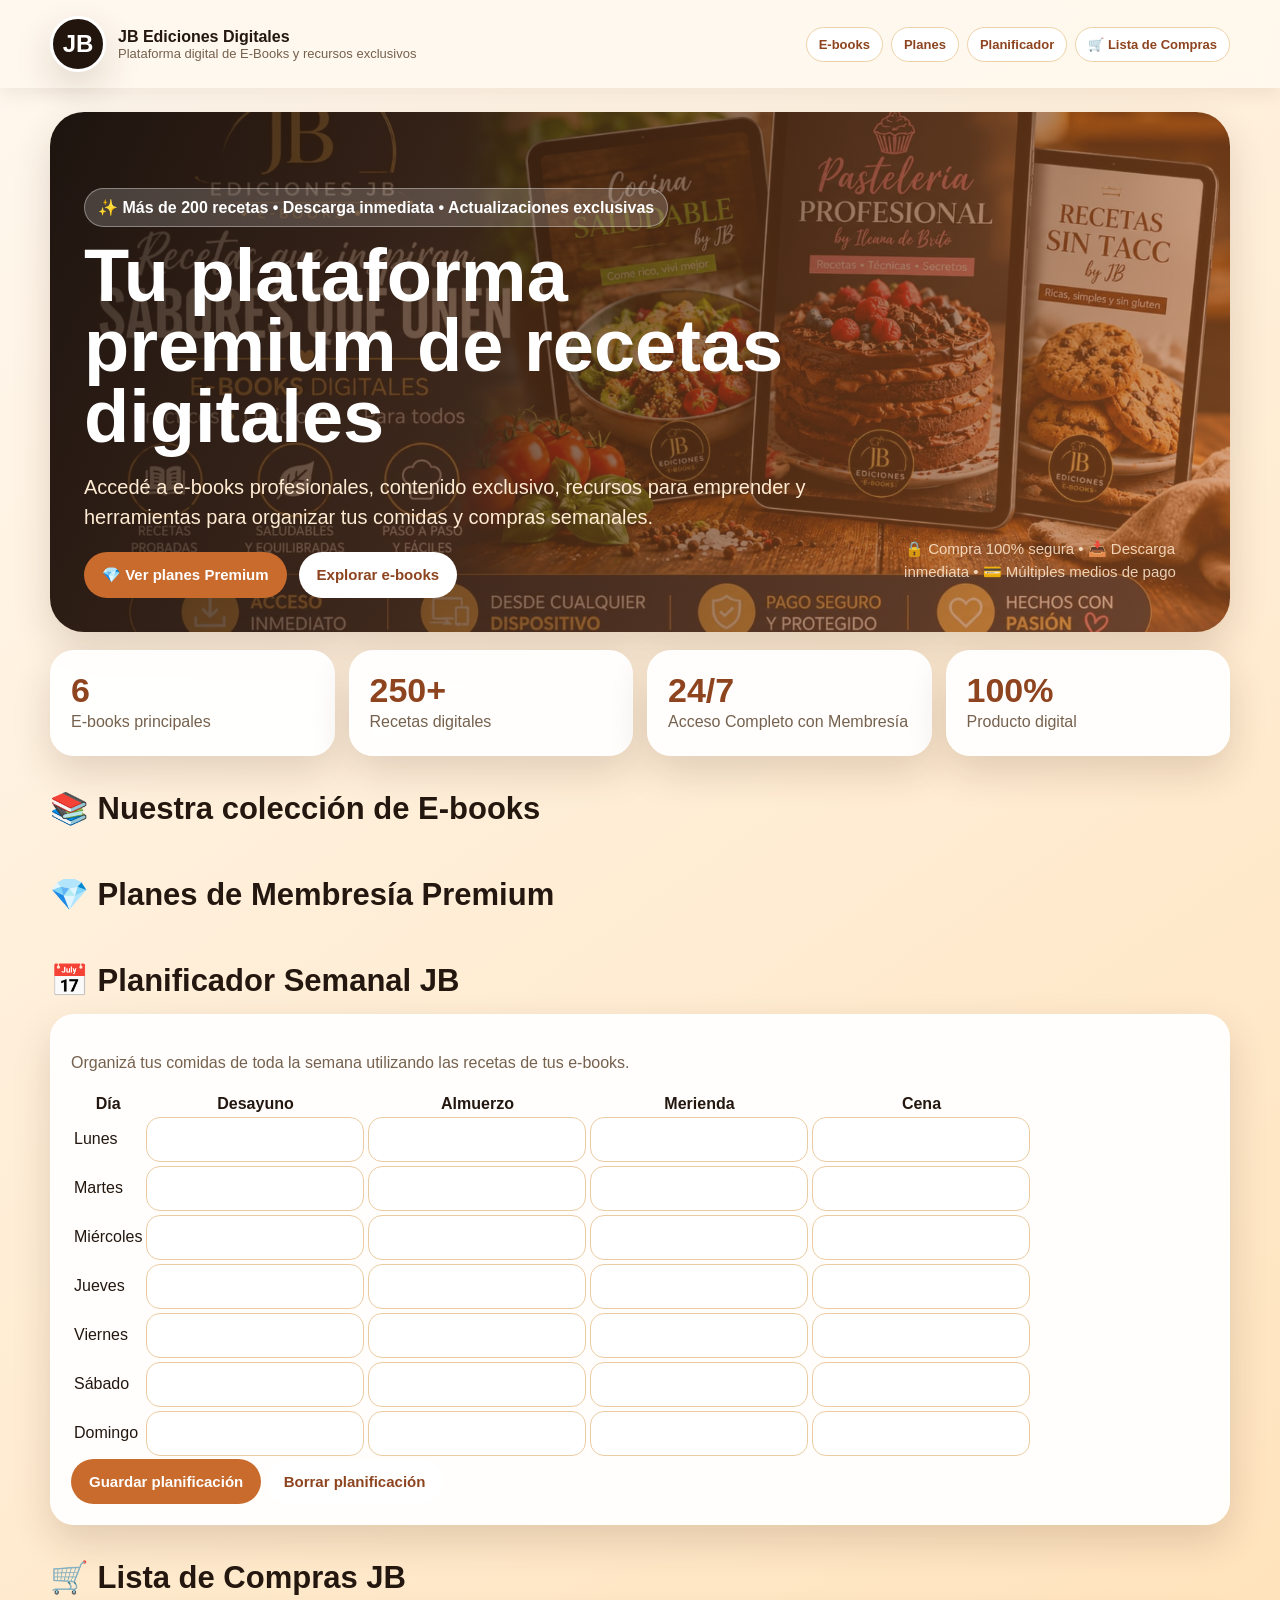
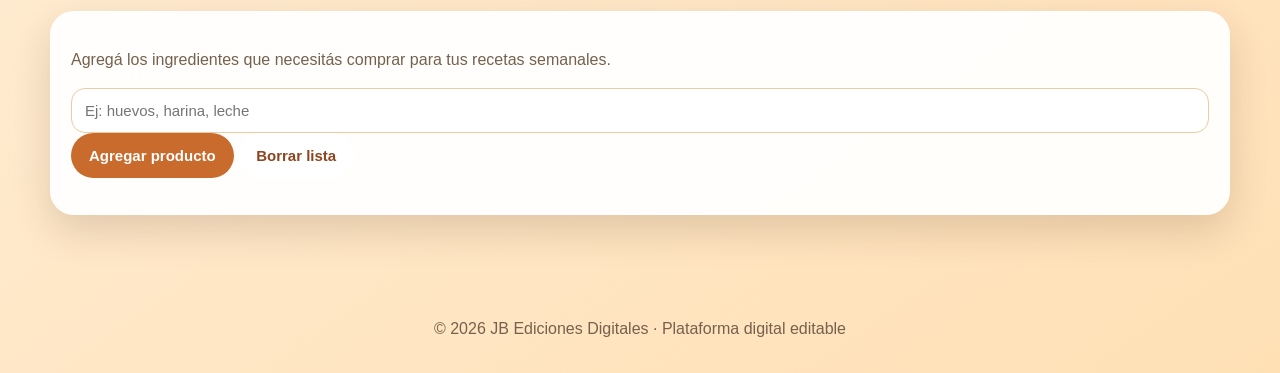
<file: index.html>
<!DOCTYPE html>
<html lang="es">
<head>
<meta charset="UTF-8">
<meta name="viewport" content="width=device-width, initial-scale=1.0">
<title>JB Ediciones Digitales | Plataforma Editable</title>
<link rel="stylesheet" href="styles.css">
</head>
<body>
<header>
  <div class="nav">
    <div class="brand">
      <div class="logo" id="brandLogo">JB</div>
      <div>
        <b id="brandName">JB Ediciones Digitales</b>
        <span id="brandSubtitle">Plataforma digital de E-Books y recursos exclusivos</span>      
      </div>
    </div>
    <nav>
      <a href="#ebooks">E-books</a>
      <a href="#planes">Planes</a>
      <a href="#planificador">Planificador</a>      
     <a href="#compras">🛒 Lista de Compras</a>      
          
    </nav>
  </div>
</header>

<main>
  <section class="hero" id="hero">
    <div class="heroText">
      <span class="pill" id="heroPill">
✨ Más de 200 recetas • Descarga inmediata • Actualizaciones exclusivas
</span>      
      <h1 id="heroTitle">Tu plataforma premium de recetas digitales</h1>
      <p id="heroText">Accedé a e-books profesionales, contenido exclusivo, recursos para emprender y herramientas para organizar tus comidas y compras semanales.</p>
      <div class="actions">
        <a class="btn primary" href="#planes">💎 Ver planes Premium</a>        
        <a class="btn white" href="#ebooks">Explorar e-books</a>
              </div>
    </div> </button>

</div>

<p style="margin-top:20px;font-size:15px;opacity:.85;text-align:center;">
🔒 Compra 100% segura • 📥 Descarga inmediata • 💳 Múltiples medios de pago
</p>

</div>

</section>  </section>

    
<section class="stats">
  <div><b id="stat1">6</b><span>E-books principales</span></div>
  <div><b id="stat2">250+</b><span>Recetas digitales</span></div>
  <div><b id="stat3">24/7</b><span>Acceso Completo con Membresía</span></div>
  <div><b id="stat4">100%</b><span>Producto digital</span></div>
</section>
  <h2 id="ebooks">📚 Nuestra colección de E-books</h2>
<section class="grid" id="ebookGrid"></section>
  <h2 id="planes">💎 Planes de Membresía Premium</h2>  
  <section class="grid plans" id="plansGrid"></section>

  <h2 id="planificador">📅 Planificador Semanal JB</h2>

<section class="card">

  <p>Organizá tus comidas de toda la semana utilizando las recetas de tus e-books.</p>

  <table class="planner">
  <tr>
    <th>Día</th>
    <th>Desayuno</th>
    <th>Almuerzo</th>
    <th>Merienda</th>
    <th>Cena</th>
  </tr>

  <tr><td>Lunes</td><td><input id="lunes_desayuno"></td><td><input id="lunes_almuerzo"></td><td><input id="lunes_merienda"></td><td><input id="lunes_cena"></td></tr>
  <tr><td>Martes</td><td><input id="martes_desayuno"></td><td><input id="martes_almuerzo"></td><td><input id="martes_merienda"></td><td><input id="martes_cena"></td></tr>
  <tr><td>Miércoles</td><td><input id="miercoles_desayuno"></td><td><input id="miercoles_almuerzo"></td><td><input id="miercoles_merienda"></td><td><input id="miercoles_cena"></td></tr>
  <tr><td>Jueves</td><td><input id="jueves_desayuno"></td><td><input id="jueves_almuerzo"></td><td><input id="jueves_merienda"></td><td><input id="jueves_cena"></td></tr>
  <tr><td>Viernes</td><td><input id="viernes_desayuno"></td><td><input id="viernes_almuerzo"></td><td><input id="viernes_merienda"></td><td><input id="viernes_cena"></td></tr>
  <tr><td>Sábado</td><td><input id="sabado_desayuno"></td><td><input id="sabado_almuerzo"></td><td><input id="sabado_merienda"></td><td><input id="sabado_cena"></td></tr>
  <tr><td>Domingo</td><td><input id="domingo_desayuno"></td><td><input id="domingo_almuerzo"></td><td><input id="domingo_merienda"></td><td><input id="domingo_cena"></td></tr>
</table>

<button class="btn primary" type="button" onclick="guardarPlanificacion()">Guardar planificación</button>
<button class="btn white" type="button" onclick="borrarPlanificacion()">Borrar planificación</button>
</section>
  <h2 id="compras">🛒 Lista de Compras JB</h2>

<section class="card">
  <p>Agregá los ingredientes que necesitás comprar para tus recetas semanales.</p>

  <input id="nuevoProducto" type="text" placeholder="Ej: huevos, harina, leche">
  <button class="btn primary" type="button" onclick="agregarProducto()">Agregar producto</button>
  <button class="btn white" type="button" onclick="borrarListaCompras()">Borrar lista</button>

  <ul id="listaCompras"></ul>
</section> 
    
</main>

<footer>© 2026 JB Ediciones Digitales · Plataforma digital editable</footer>
<script src="config.js"></script>
<script src="app.js"></script>
</body>
</html>
</file>
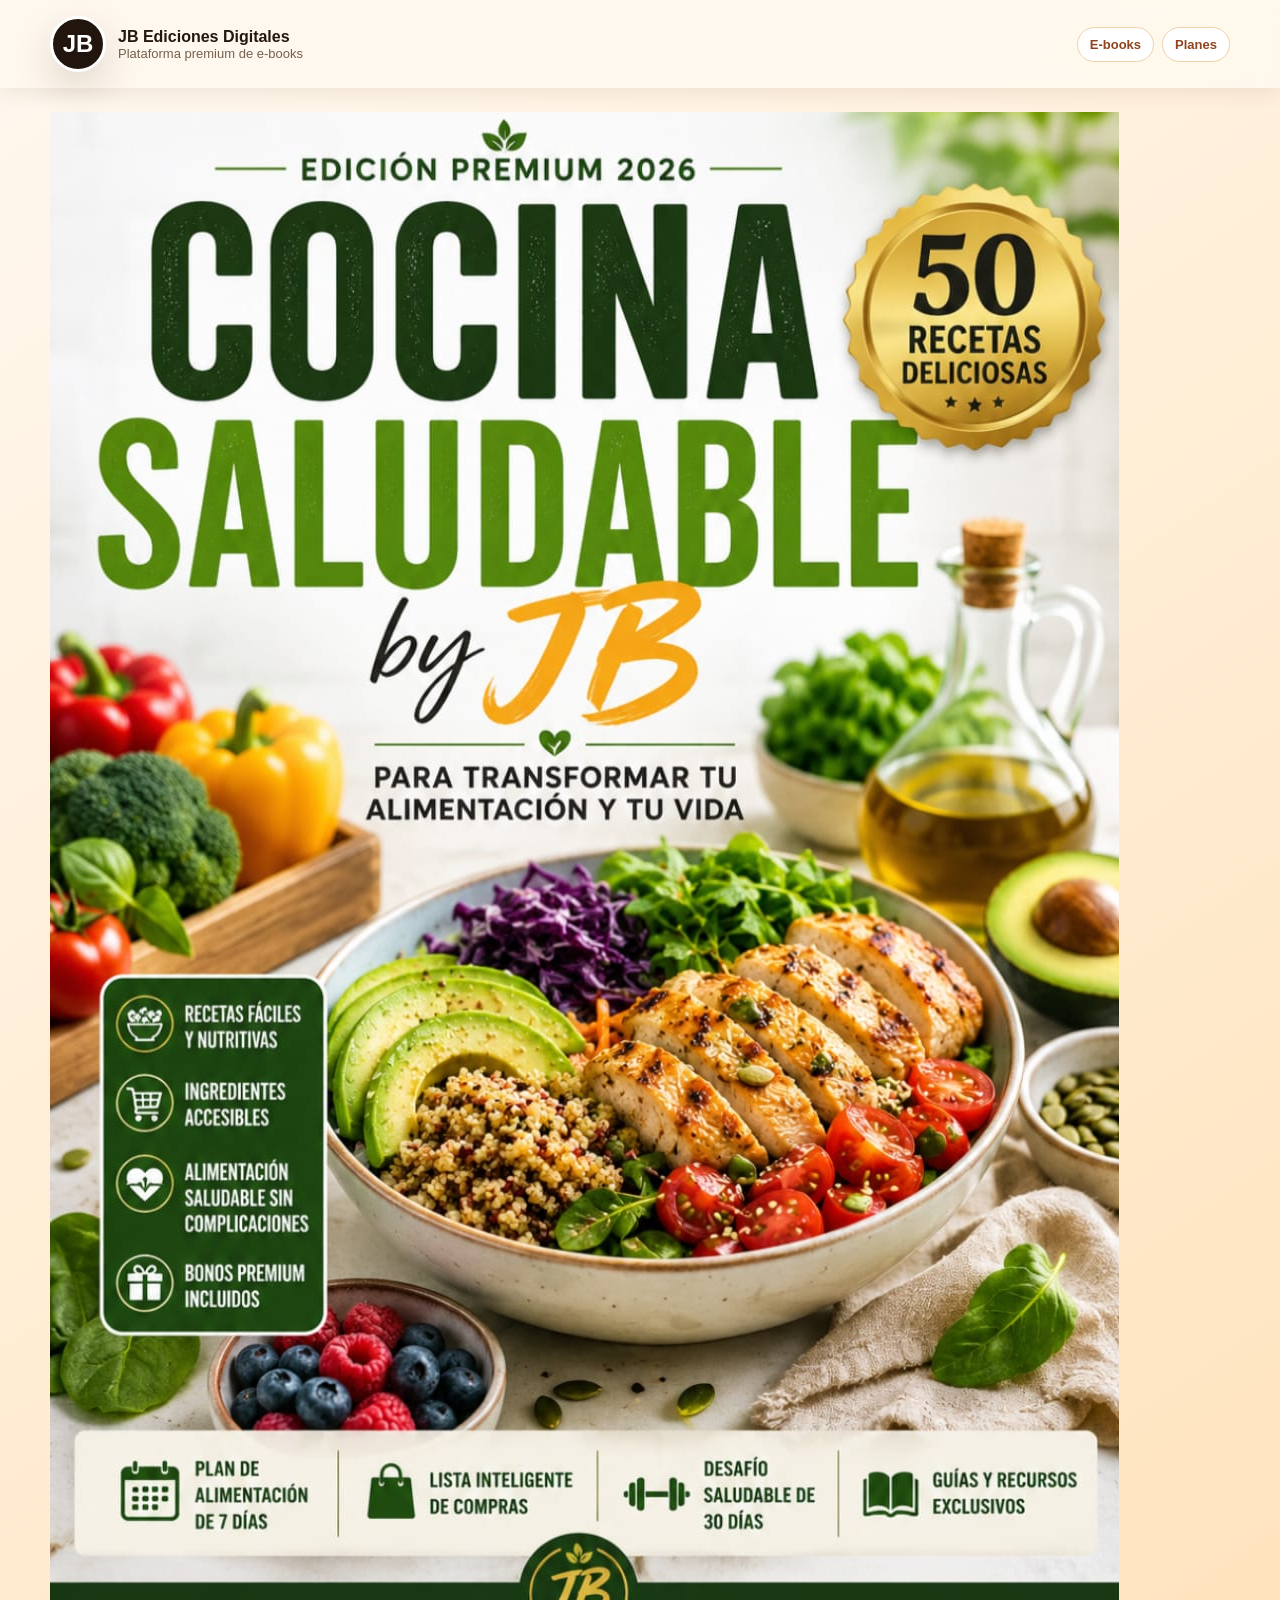
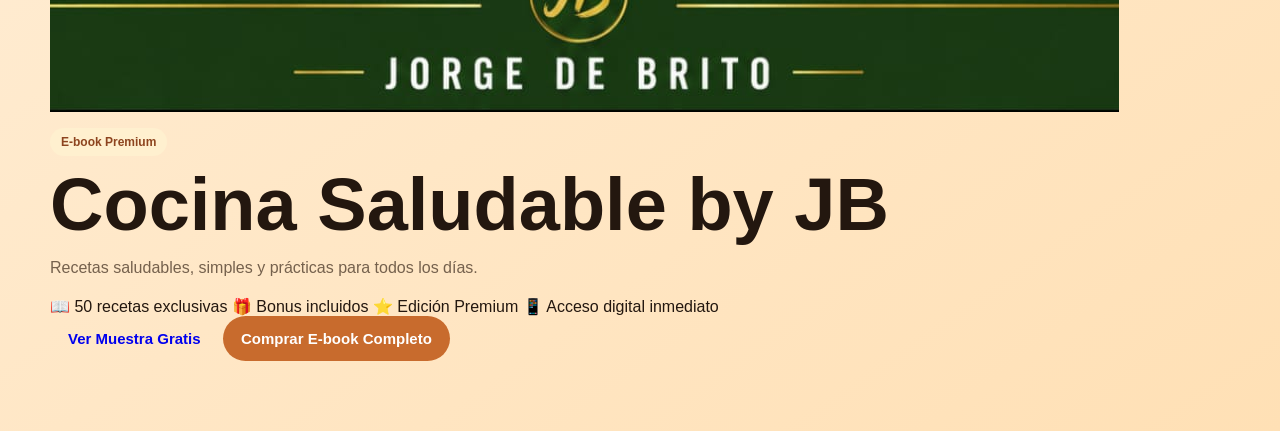
<file: ebook.html>
<!DOCTYPE html>
<html lang="es">
<head>
  <meta charset="UTF-8">
  <meta name="viewport" content="width=device-width, initial-scale=1.0">
  <title>Detalle del E-book | JB Ediciones Digitales</title>
  <link rel="stylesheet" href="styles.css">
</head>
<body>

<header>
  <div class="nav">
    <div class="brand">
      <div class="logo">JB</div>
      <div>
        <b>JB Ediciones Digitales</b>
        <span>Plataforma premium de e-books</span>
      </div>
    </div>
    <nav>
      <a href="index.html#ebooks">E-books</a>
      <a href="index.html#planes">Planes</a>
    </nav>
  </div>
</header>

<main>
  <section class="detail">
    <img id="ebookImage" src="" alt="E-book">
    <div>
      <span class="tag">E-book Premium</span>
      <h1 id="ebookTitle"></h1>
      <p id="ebookDescription"></p>

      <div class="ebook-info">
        <span>📖 50 recetas exclusivas</span>
        <span>🎁 Bonus incluidos</span>
        <span>⭐ Edición Premium</span>
        <span>📱 Acceso digital inmediato</span>
      </div>

      <div class="ebook-actions">
        <a id="sampleBtn" class="btn secondary" target="_blank">Ver Muestra Gratis</a>
        <a id="buyBtn" class="btn primary" target="_blank">Comprar E-book Completo</a>
      </div>
    </div>
  </section>
</main>

<script src="config.js"></script>
<script>
  const params = new URLSearchParams(window.location.search);
  const id = Number(params.get("id") || 0);
  const book = DEFAULT_CONFIG.ebooks[id];

  if (book) {
    document.getElementById("ebookImage").src = book.image;
    document.getElementById("ebookTitle").textContent = book.title;
    document.getElementById("ebookDescription").textContent = book.description;
    document.getElementById("sampleBtn").href = book.muestra;    
    document.getElementById("buyBtn").href = book.shopify;
  }
</script>

</body>
</html>
</file>
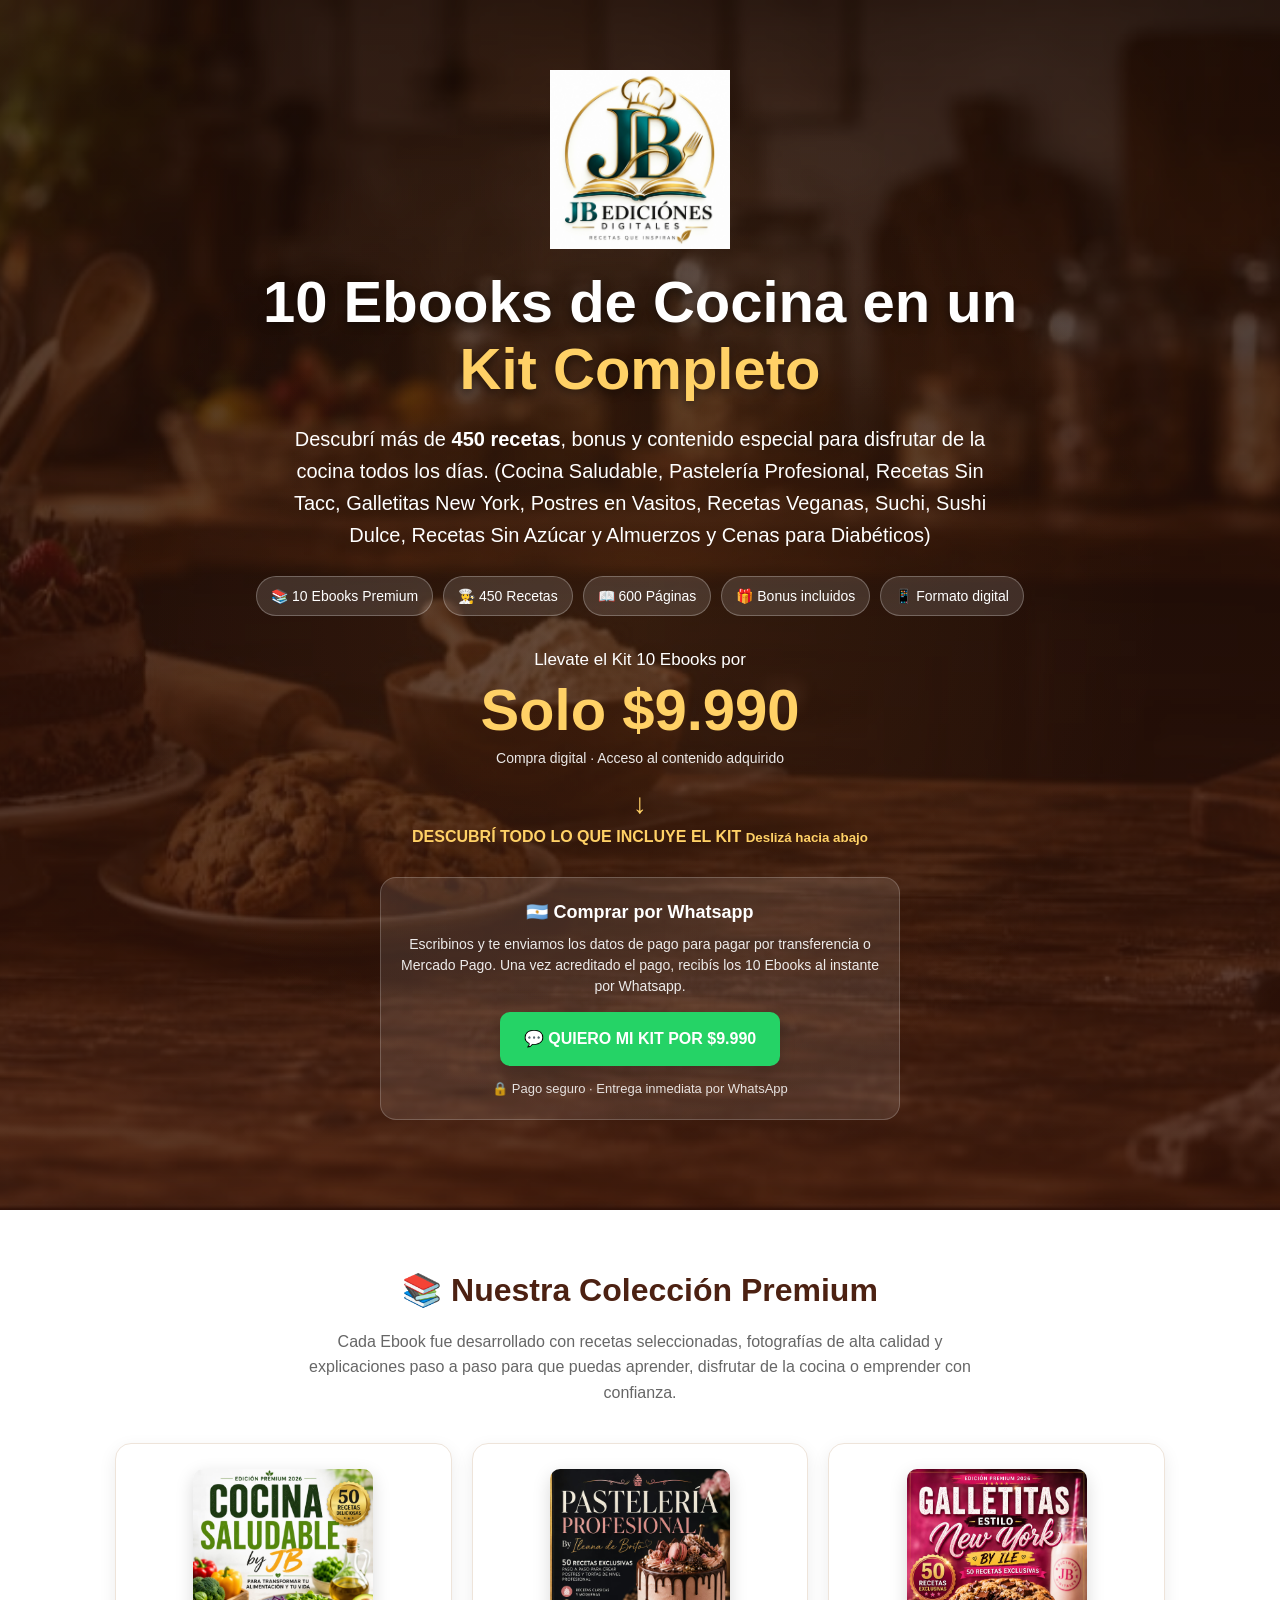
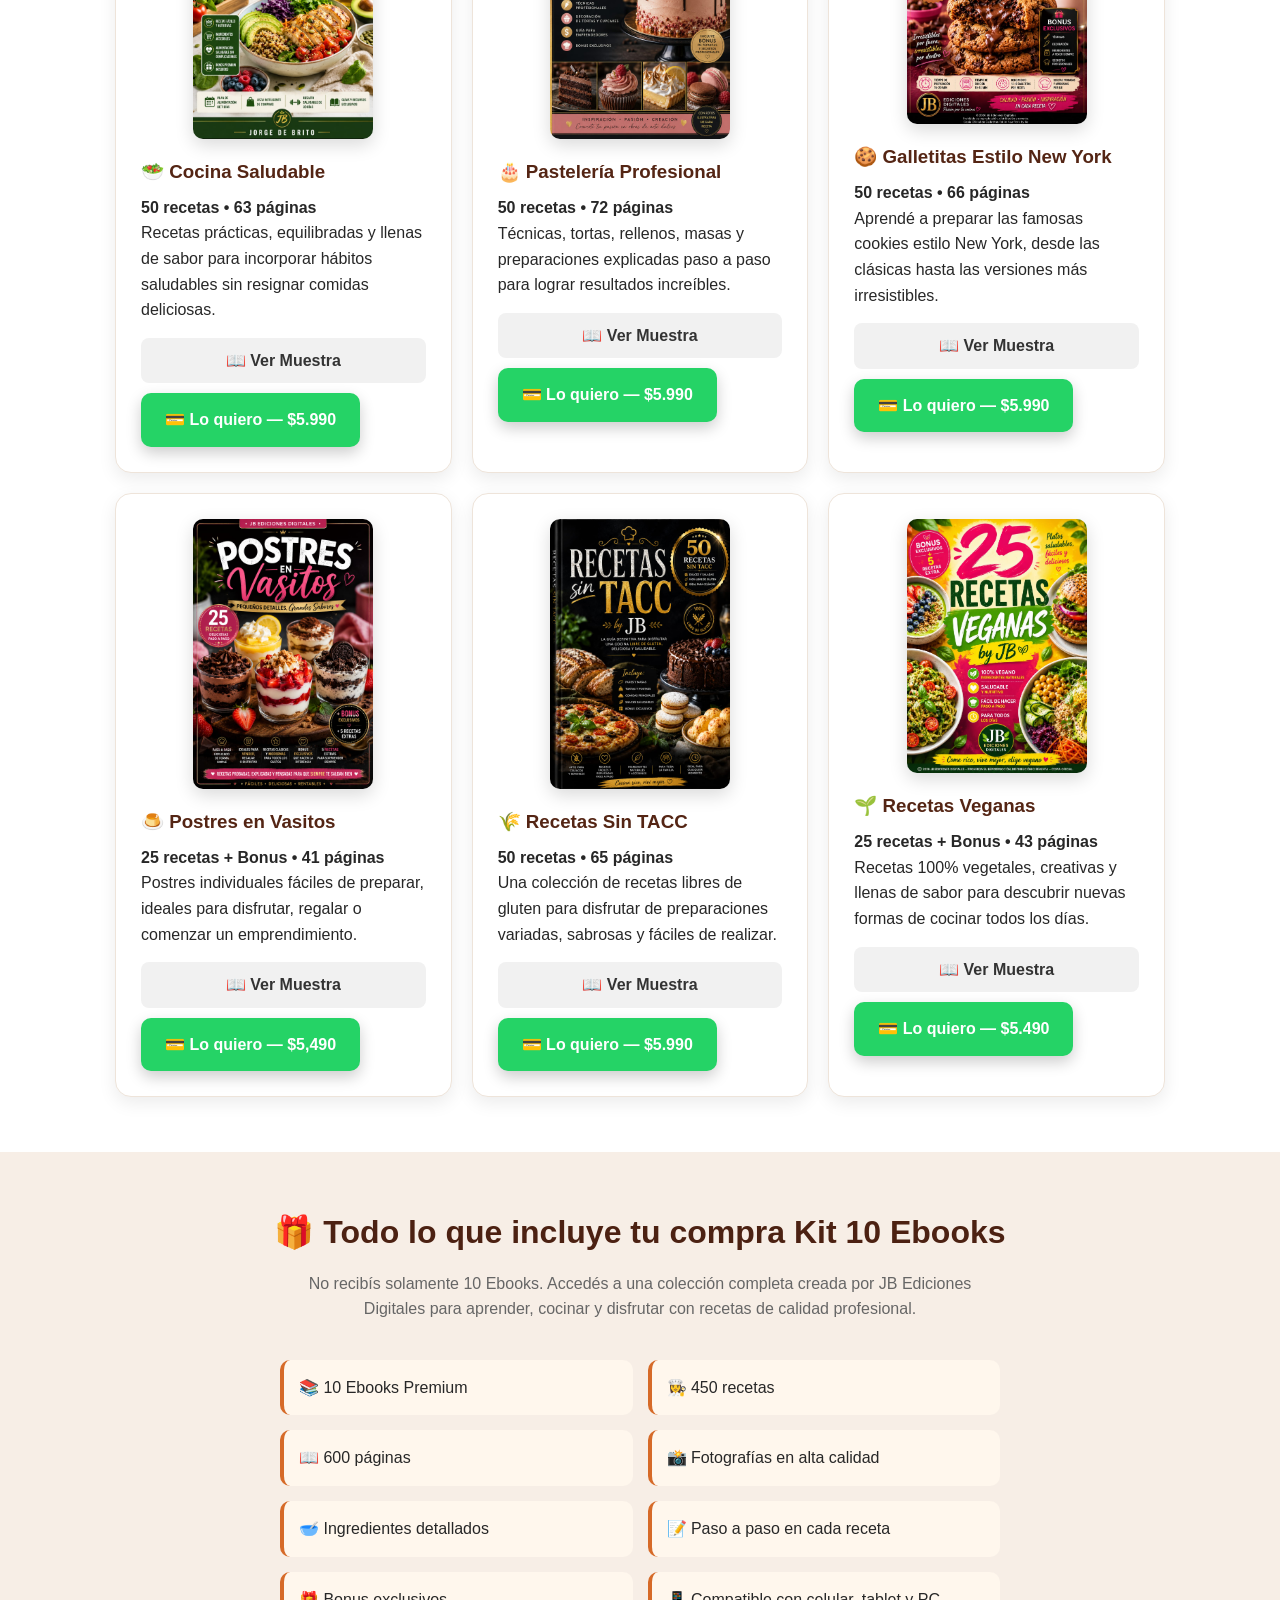
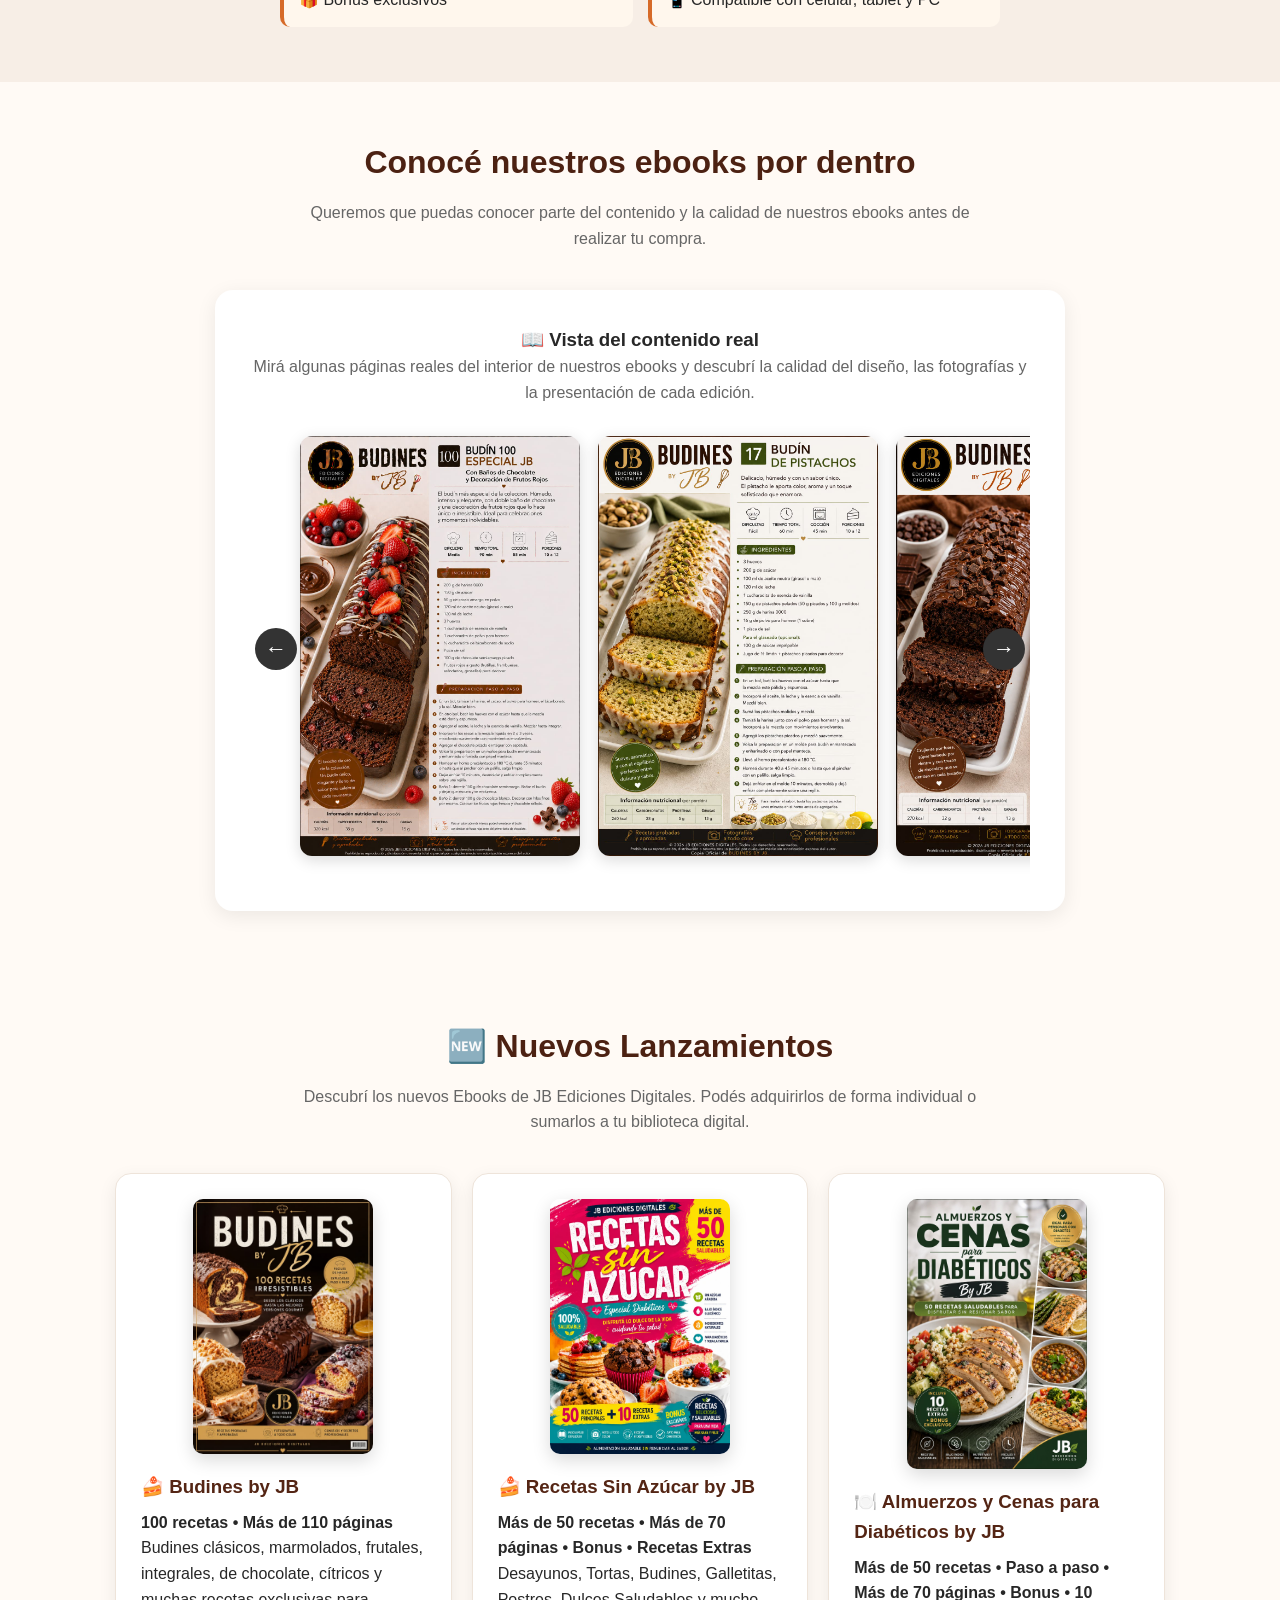
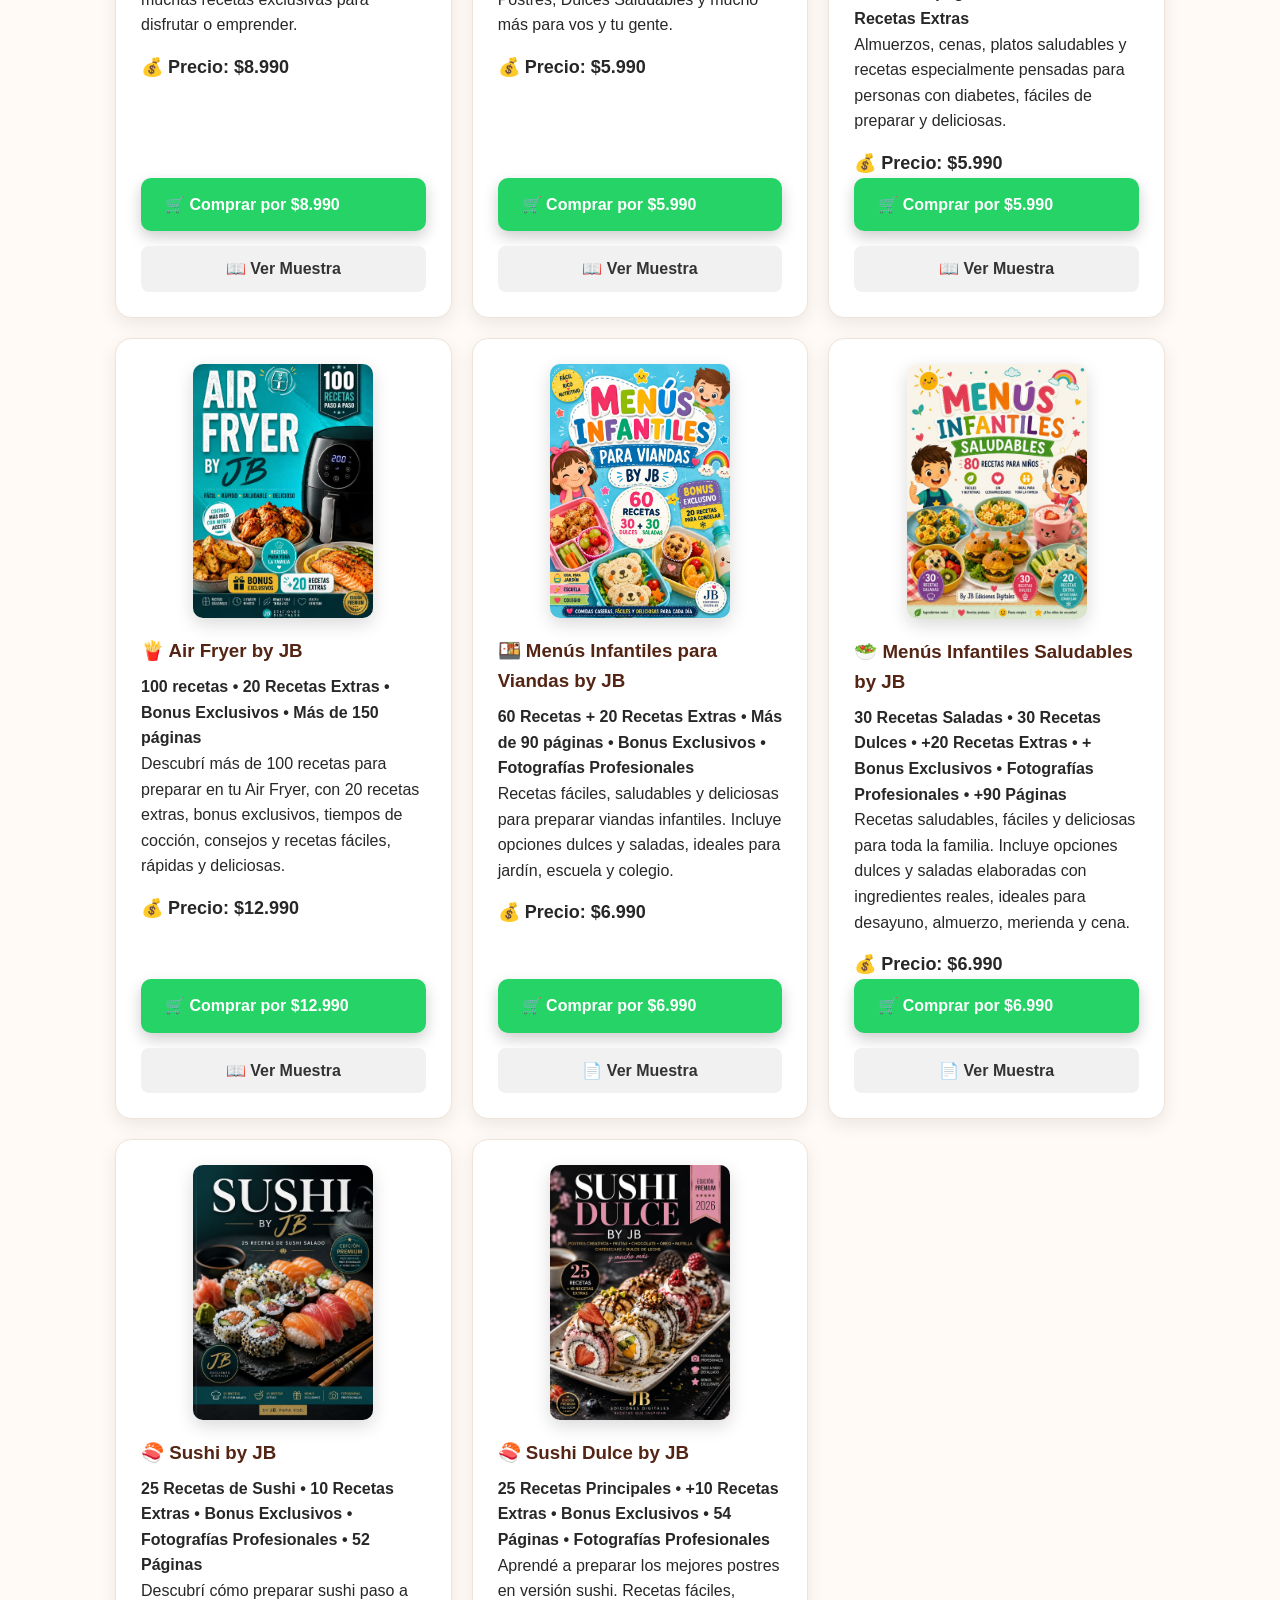
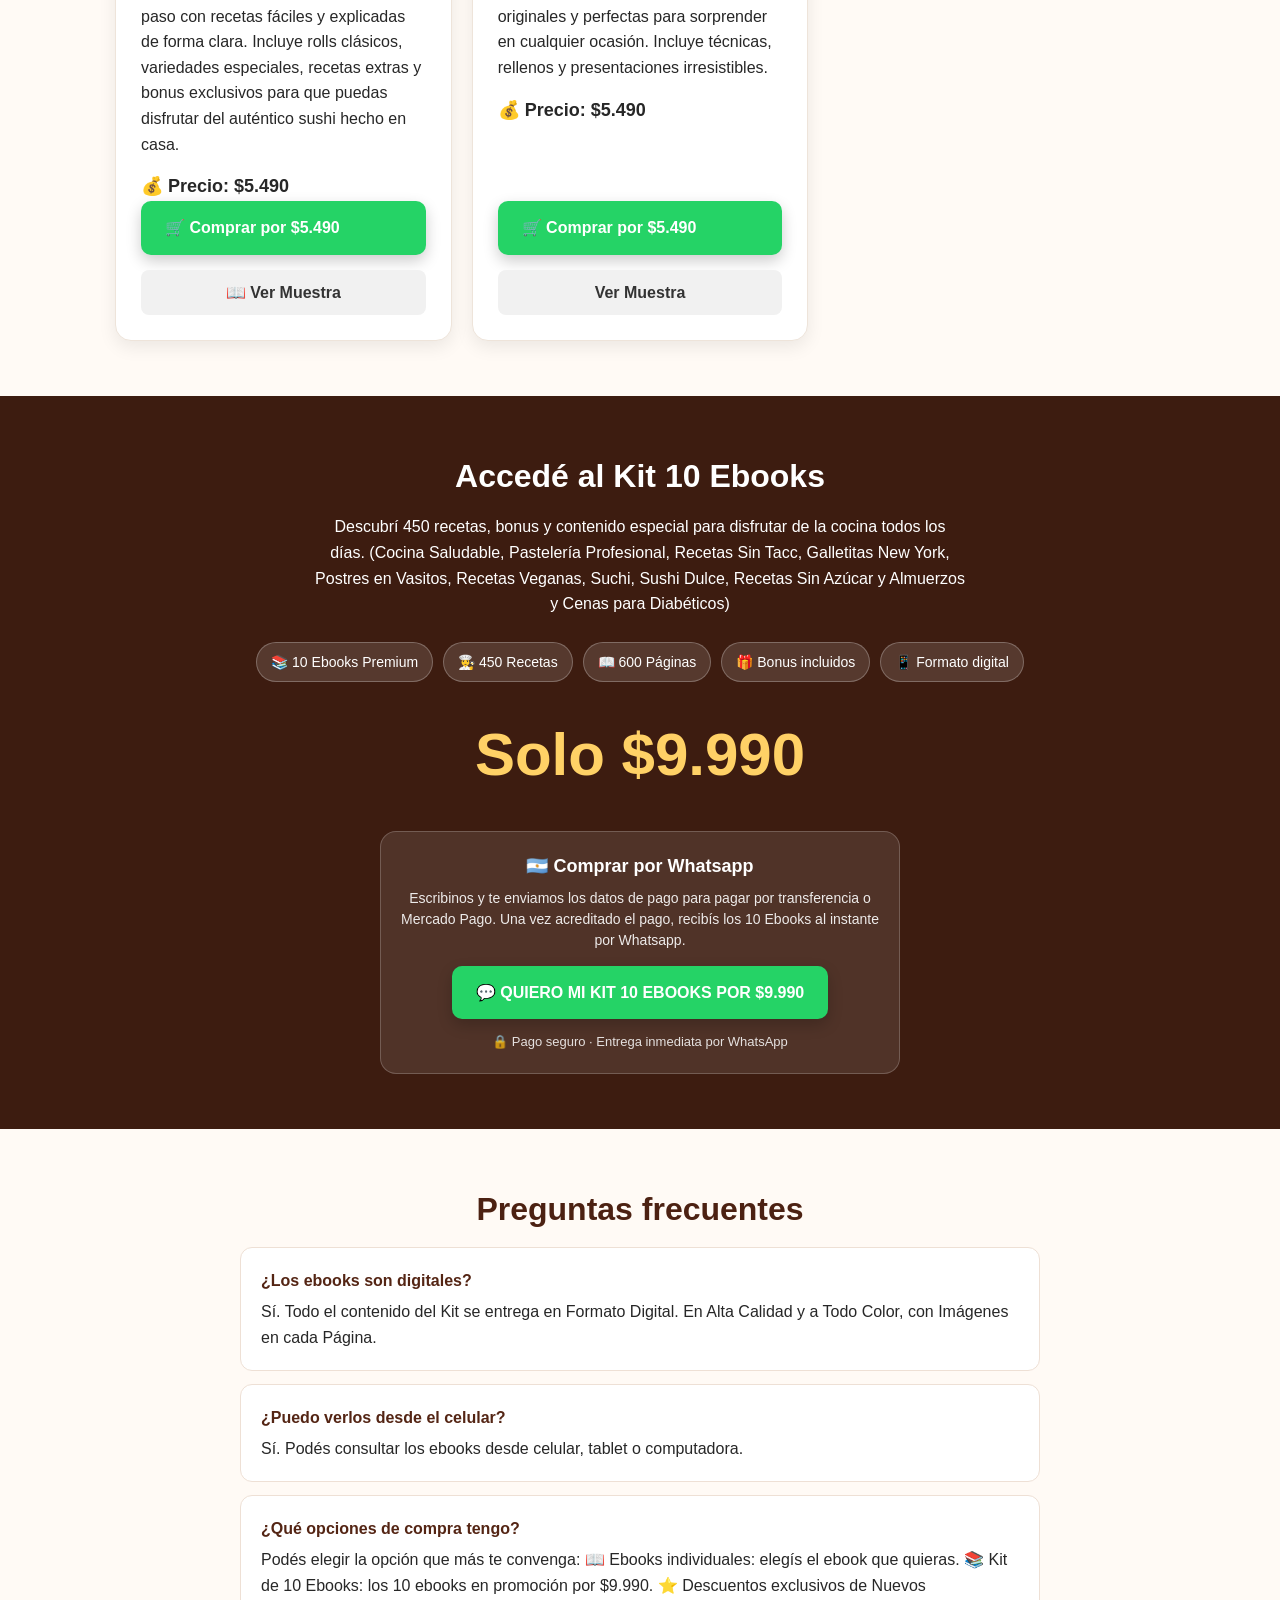
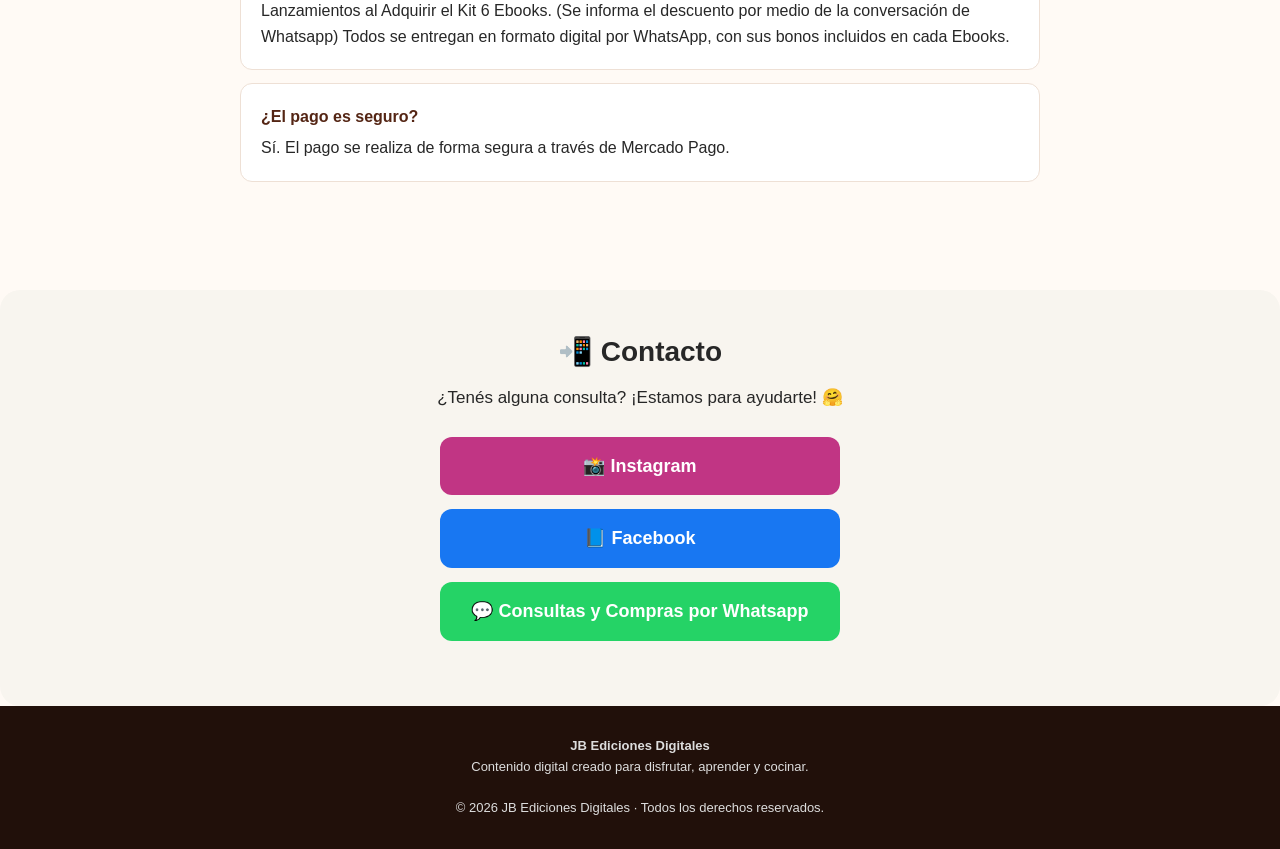
<file: kit-6-ebooks.html>
<!DOCTYPE html>
<html lang="es">
<head>
<meta charset="UTF-8">
<meta name="viewport" content="width=device-width, initial-scale=1.0">

<title>Kit 10 Ebooks | JB Ediciones Digitales</title>
<meta property="og:title" content="JB Ediciones Digitales | Kit 6 Ebooks">
<meta property="og:description" content="Más de 450 recetas, contenido premium y ebooks de cocina y gastronomía.">
<meta property="og:image" content="https://jbedicionesdigitales.pages.dev/imagenes/tienda-digital-og.png">
<meta property="og:url" content="https://jbedicionesdigitales.pages.dev/kit-6-ebooks.html">
<meta property="og:type" content="website">  
    <!-- Meta Pixel Code -->
<script>
!function(f,b,e,v,n,t,s)
{if(f.fbq)return;n=f.fbq=function(){n.callMethod?
n.callMethod.apply(n,arguments):n.queue.push(arguments)};
if(!f._fbq)f._fbq=n;n.push=n;n.loaded=!0;n.version='2.0';
n.queue=[];t=b.createElement(e);t.async=!0;
t.src=v;s=b.getElementsByTagName(e)[0];
s.parentNode.insertBefore(t,s)}(window, document,'script',
'https://connect.facebook.net/en_US/fbevents.js');
fbq('init', '2055964088385272');
fbq('track', 'PageView');
</script>
<noscript><img height="1" width="1" style="display:none"
src="https://www.facebook.com/tr?id=2055964088385272&ev=PageView&noscript=1"
/></noscript>
<!-- End Meta Pixel Code -->
<style>
*{
    box-sizing:border-box;
    margin:0;
    padding:0;
}

body{
    font-family:Arial, Helvetica, sans-serif;
    background:#fffaf5;
    color:#272727;
    line-height:1.6;
}

.hero{
    position:relative;
    color:#fff;
    text-align:center;
    padding:70px 20px 90px;
    background:
    linear-gradient(rgba(26,12,7,.75),rgba(58,22,10,.78)),
    url("imagenes/fondo-cocina.jpg") center center/cover no-repeat;
    overflow:hidden;
}
    .hero::before{
    content:"";
    position:absolute;
    inset:0;
    background:radial-gradient(circle at center,
    rgba(255,170,70,.08),
    transparent 60%);
}

.hero>*
    {
    position:relative;
    z-index:2;
}.marca{
    font-size:15px;
    letter-spacing:2px;
    text-transform:uppercase;
    color:#ffd9a8;
    margin-bottom:15px;
}

.hero h1{
    font-size:58px;
    line-height:1.15;
    max-width:980px;
    margin:0 auto;
    text-shadow:0 3px 10px rgba(0,0,0,.45);
}
    .destacado{
    color:#ffd166;
}

.hero-subtitulo{
    max-width:700px;
    margin:20px auto;
    font-size:20px;
}
.scroll-hint{
    margin:18px auto 22px;
    text-align:center;
    color:#ffd166;
    font-size:16px;
    font-weight:600;
    animation:subirBajar 1.8s ease-in-out infinite;
}

.scroll-hint span{
    display:block;
    font-size:28px;
    line-height:1;
    margin-bottom:6px;
}

@keyframes subirBajar{
    0%,100%{transform:translateY(0);}
    50%{transform:translateY(7px);}
}
    .badges{
    display:flex;
    justify-content:center;
    flex-wrap:wrap;
    gap:10px;
    margin:25px auto;
}

.badge{
    background:rgba(255,255,255,.13);
    border:1px solid rgba(255,255,255,.25);
    padding:8px 14px;
    border-radius:30px;
    font-size:14px;
}

.precio-box{
    margin:30px auto 20px;
}

.precio-texto{
    font-size:17px;
}

.precio{
    font-size:58px;
    font-weight:900;
    color:#ffd166;
    line-height:1;
    margin:8px 0;
}

.digital{
    font-size:14px;
    opacity:.9;
}

.boton{
    display:inline-block;
    background:#19a957;
    color:white;
    text-decoration:none;
    font-weight:bold;
    font-size:19px;
    padding:17px 30px;
    border-radius:12px;
    margin-top:24px;
    box-shadow:0 8px 20px rgba(0,0,0,.2);
}

.boton:hover{
    background:#128447;
}

.seguro{
    margin-top:13px;
    font-size:13px;
    opacity:.85;
}

section{
    padding:55px 20px;
}

.contenedor{
    max-width:1050px;
    margin:auto;
}

.titulo{
    text-align:center;
    font-size:32px;
    margin-bottom:12px;
    color:#4c2112;
}

.subtitulo{
    text-align:center;
    max-width:700px;
    margin:0 auto 38px;
    color:#666;
}

.grid{
    display:grid;
    grid-template-columns:repeat(3,1fr);
    gap:20px;
}

.card{
    background:#fff;
    padding:25px;
    border-radius:16px;
    box-shadow:0 6px 18px rgba(0,0,0,.08);
    border:1px solid #eee4da;
    transition:all .30s ease;

    display:flex;
    flex-direction:column;
}
.card:hover{
    transform:translateY(-8px);
    box-shadow:0 16px 35px rgba(0,0,0,.18);
}    

.card-icono{
    font-size:35px;
    margin-bottom:10px;
}
.card-portada{
    width:100%;
    max-width:180px;
    height:auto;
    display:block;
    margin:0 auto 18px;
    border-radius:10px;
    box-shadow:0 6px 18px rgba(0,0,0,.15);
}
    .card h3{
    color:#542514;
    margin-bottom:8px;
}
.card .boton-whatsapp{
    margin-top:auto;
}

.card > div:last-child{
    margin-top:15px;
}
    .incluye{
    background:#fff;
}

.lista{
    max-width:720px;
    margin:auto;
    display:grid;
    grid-template-columns:1fr 1fr;
    gap:15px;
}

.item{
    background:#fff7ed;
    padding:15px;
    border-radius:10px;
    border-left:4px solid #d66a28;
}

.muestra{
    background:#f7eee6;
}

.muestra-box{
    max-width:850px;
    margin:auto;
    text-align:center;
    background:white;
    padding:35px;
    border-radius:18px;
    box-shadow:0 5px 20px rgba(0,0,0,.08);
}

.muestra-box p{
    color:#666;
}

.oferta{
    background:#3d1c10;
    color:white;
    text-align:center;
}

.oferta .titulo{
    color:white;
}

.oferta p{
    max-width:650px;
    margin:10px auto;
}

.precio-final{
    font-size:60px;
    font-weight:900;
    color:#ffd166;
    margin:15px 0;
}

.faq{
    max-width:800px;
    margin:auto;
}

.pregunta{
    background:white;
    margin-bottom:13px;
    padding:20px;
    border-radius:12px;
    border:1px solid #eee0d5;
}

.pregunta strong{
    display:block;
    color:#542514;
    margin-bottom:5px;
}

footer{
    background:#21100a;
    color:#ddd;
    text-align:center;
    padding:30px 20px;
    font-size:13px;
}

@media(max-width:750px){

    .hero{
        padding:40px 18px;
    }

    .hero h1{
        font-size:34px;
    }

    .hero-subtitulo{
        font-size:18px;
    }

    .precio{
        font-size:50px;
    }

    .grid{
        grid-template-columns:1fr;
    }

    .lista{
        grid-template-columns:1fr;
    }

    .titulo{
        font-size:28px;
    }

    .boton{
        display:block;
        width:100%;
        max-width:390px;
        margin:24px auto 0;
    }
}
    .galeria-interior{
    display:grid;
    grid-template-columns:repeat(3,1fr);
    gap:15px;
    margin-top:25px;
}

.galeria-interior img{
    width:100%;
    height:auto;
    display:block;
    border-radius:10px;
    box-shadow:0 4px 12px rgba(0,0,0,.15);
}

@media(max-width:750px){
    .galeria-interior{
        grid-template-columns:repeat(2,1fr);
        gap:10px;
    }
}
    .precio-anterior{
    font-size:22px;
    text-decoration:line-through;
    opacity:0.75;
    margin-bottom:8px;
}
    .mercadopago-box{
    max-width:520px;
    margin:28px auto 0;
    padding:20px;
    background:rgba(255,255,255,.10);
    border:1px solid rgba(255,255,255,.20);
    border-radius:16px;
}

.mp-titulo{
    font-size:18px;
    font-weight:bold;
    margin-bottom:7px;
}

.mp-texto{
    font-size:14px;
    line-height:1.5;
    opacity:.9;
}

.boton-whatsapp{
    display:inline-block;
    background:#25D366;
    color:white;
    text-decoration:none;
    font-weight:bold;
    font-size:16px;
    padding:14px 24px;
    border-radius:10px;
    margin-top:15px;
    box-shadow:0 6px 15px rgba(0,0,0,.20);
}

.boton-whatsapp:hover{
    background:#1ebe5d;
}
    .marca img {
    width: 180px;
    max-width: 60%;
    height: auto;
    display: block;
    margin: 0 auto 20px;
}
</style>
</head>

<body>

<header class="hero">

    <div class="marca">
        <img src="imagenes/logojb.jpg" alt="JB Ediciones Digitales">
    </div>
  <h1>
    10 Ebooks de Cocina en un<br>
    <span class="destacado">Kit Completo</span>
</h1>
    <p class="hero-subtitulo">
        Descubrí más de <strong>450 recetas</strong>, bonus y contenido
        especial para disfrutar de la cocina todos los días.
        (Cocina Saludable, Pastelería Profesional, Recetas Sin Tacc, Galletitas New York, Postres en Vasitos, Recetas Veganas,
        Suchi, Sushi Dulce, Recetas Sin Azúcar y Almuerzos y Cenas para Diabéticos)
    </p>

    <div class="badges">
    <span class="badge">📚 10 Ebooks Premium</span>
    <span class="badge">👩‍🍳 450 Recetas</span>
    <span class="badge">📖 600 Páginas</span>
    <span class="badge">🎁 Bonus incluidos</span>
    <span class="badge">📱 Formato digital</span>
</div>
    <div class="precio-box">
        <div class="precio-texto">Llevate el Kit 10 Ebooks por</div>
        <div class="precio-anterior">
            
        </div>
<div class="precio">Solo $9.990</div> 
        <div class="digital">Compra digital · Acceso al contenido adquirido</div>
    </div>
<div class="scroll-hint">
    <span>↓</span>
    DESCUBRÍ TODO LO QUE INCLUYE EL KIT
    <small>Deslizá hacia abajo</small>
</div>
<div class="mercadopago-box">
    <div class="mp-titulo">🇦🇷 Comprar por Whatsapp</div>

    <div class="mp-texto">
       Escribinos y te enviamos los datos de pago para pagar por transferencia o Mercado Pago. 
        Una vez acreditado el pago, recibís los 10 Ebooks al instante por Whatsapp.    
    </div>

    <a class="boton-whatsapp"
       href="https://wa.me/5491136082111?text=Hola%21%21%21%20Quiero%20comprar%20el%20Kit%206%20Ebooks%20de%20Cocina%20y%20Pasteler%C3%ADa%20por%20%249.990.%20Me%20pasar%C3%ADas%20los%20datos%20para%20el%20Pago%21%21%21"  
        target="_blank"
       rel="noopener noreferrer">
       💬 QUIERO MI KIT POR $9.990
    </a>
    <div class="seguro">
    🔒 Pago seguro · Entrega inmediata por WhatsApp
</div>
</div>

</header>


<section class="incluye">

<div class="contenedor">

    <h2 class="titulo">
        📚 Nuestra Colección Premium
    </h2>

    <p class="subtitulo">
       Cada Ebook fue desarrollado con recetas seleccionadas, fotografías de alta calidad 
        y explicaciones paso a paso para que puedas aprender, disfrutar de la cocina o emprender con confianza.
     </p>

    <div class="grid">

    <div class="card">
    <img class="card-portada" src="imagenes/cocina-saludable.jpg" alt="Cocina Saludable">
    <h3>🥗 Cocina Saludable</h3>
    <p><strong>50 recetas • 63 páginas</strong></p>
    <p>Recetas prácticas, equilibradas y llenas de sabor para incorporar hábitos saludables sin resignar comidas deliciosas.</p>
        <div style="margin-top:15px;">
<a href="pdf-muestra/Cocina%20Saludable%20Muestra.pdf"
    target="_blank" style="display:block;text-align:center;background:#f1f1f1;color:#333;padding:10px;border-radius:8px;text-decoration:none;font-weight:600;">
📖 Ver Muestra
</a>
</div>
        <div style="margin-top:10px;">
<a class="boton-whatsapp"
href="https://wa.me/5491136082111?text=Hola%2C%20quiero%20comprar%20el%20Ebook%20Cocina%20Saludable%20por%20%245.990"
target="_blank">
💳 Lo quiero — $5.990
</a>
</div>    
    </div>

<div class="card">
    <img class="card-portada" src="imagenes/pasteleria-profesional.jpg" alt="Pastelería Profesional">
    <h3>🎂 Pastelería Profesional</h3>
    <p><strong>50 recetas • 72 páginas</strong></p>
    <p>Técnicas, tortas, rellenos, masas y preparaciones explicadas paso a paso para lograr resultados increíbles.</p>
    <div style="margin-top:15px;">
<a href="pdf-muestra/Pasteleria%20Muestra.pdf"
    target="_blank" style="display:block;text-align:center;background:#f1f1f1;color:#333;padding:10px;border-radius:8px;text-decoration:none;font-weight:600;">
📖 Ver Muestra
</a>
</div>
    <div style="margin-top:10px;">
<a class="boton-whatsapp"
href="https://wa.me/5491136082111?text=Hola%2C%20quiero%20comprar%20el%20Ebook%20Pasteler%C3%ADa%20Profesional%20por%20%245.990"
target="_blank">
💳 Lo quiero — $5.990
</a>
</div>
</div>

<div class="card">
    <img class="card-portada" src="imagenes/galletitas-new-york.jpg" alt="Galletitas Estilo New York">
    <h3>🍪 Galletitas Estilo New York</h3>
    <p><strong>50 recetas • 66 páginas</strong></p>
    <p>Aprendé a preparar las famosas cookies estilo New York, desde las clásicas hasta las versiones más irresistibles.</p>
    <div style="margin-top:15px;">
<a  href="pdf-muestra/Galletitas%20Muestra.pdf"
    target="_blank" style="display:block;text-align:center;background:#f1f1f1;color:#333;padding:10px;border-radius:8px;text-decoration:none;font-weight:600;">
📖 Ver Muestra
</a>
</div>
    <div style="margin-top:10px;">
<a class="boton-whatsapp"
href="https://wa.me/5491136082111?text=Hola%2C%20quiero%20comprar%20el%20Ebook%20Galletitas%20Estilo%20New%20York%20por%20%245.990"
target="_blank">
💳 Lo quiero — $5.990
</a>
</div>
</div>

<div class="card">
    <img class="card-portada" src="imagenes/postres-en-vasitos-by-jb.jpg" alt="Postres en Vasitos">
    <h3>🍮 Postres en Vasitos</h3>
    <p><strong>25 recetas + Bonus • 41 páginas</strong></p>
    <p>Postres individuales fáciles de preparar, ideales para disfrutar, regalar o comenzar un emprendimiento.</p>
    <div style="margin-top:15px;">
<a href="pdf-muestra/Postres%20Vasitos%20Muestra.pdf"
    target="_blank" style="display:block;text-align:center;background:#f1f1f1;color:#333;padding:10px;border-radius:8px;text-decoration:none;font-weight:600;">
📖 Ver Muestra
</a>
</div>
    <div style="margin-top:10px;">
<a class="boton-whatsapp"
href="https://wa.me/5491136082111?text=Hola%2C%20quiero%20comprar%20el%20Ebook%20Postres%20en%20Vasitos%20por%20%245.490"
target="_blank">
💳 Lo quiero — $5,490
</a>
</div>
</div>

<div class="card">
    <img class="card-portada" src="imagenes/recetas-sin-tacc.jpg" alt="Recetas Sin TACC">
    <h3>🌾 Recetas Sin TACC</h3>
    <p><strong>50 recetas • 65 páginas</strong></p>
    <p>Una colección de recetas libres de gluten para disfrutar de preparaciones variadas, sabrosas y fáciles de realizar.</p>
    <div style="margin-top:15px;">
<a  href="pdf-muestra/Sin%20tacc%20Muestra.pdf"
    target="_blank" style="display:block;text-align:center;background:#f1f1f1;color:#333;padding:10px;border-radius:8px;text-decoration:none;font-weight:600;">
📖 Ver Muestra
</a>
</div>
    <div style="margin-top:10px;">
<a class="boton-whatsapp"
href="https://wa.me/5491136082111?text=Hola%2C%20quiero%20comprar%20el%20Ebook%20Recetas%20Sin%20TACC%20por%20%245.990"
target="_blank">
💳 Lo quiero — $5.990
</a>
</div>
</div>

<div class="card">
    <img class="card-portada" src="imagenes/recetas-veganas-by-jb.jpg" alt="Recetas Veganas">
    <h3>🌱 Recetas Veganas</h3>
    <p><strong>25 recetas + Bonus • 43 páginas</strong></p>
    <p>Recetas 100% vegetales, creativas y llenas de sabor para descubrir nuevas formas de cocinar todos los días.</p>
    <div style="margin-top:15px;">
<a  href="pdf-muestra/Veganas%20Muestra.pdf"
    target="_blank" style="display:block;text-align:center;background:#f1f1f1;color:#333;padding:10px;border-radius:8px;text-decoration:none;font-weight:600;">
📖 Ver Muestra
</a>
</div>
    <div style="margin-top:10px;">
<a class="boton-whatsapp"
href="https://wa.me/5491136082111?text=Hola%2C%20quiero%20comprar%20el%20Ebook%20Recetas%20Veganas%20por%20%245.490"
target="_blank">
💳 Lo quiero — $5.490
</a>
</div>
</div>
    

</div>    
</div>

</div>

</section>


<section class="muestra">

<div class="contenedor">

<h2 class="titulo">
🎁 Todo lo que incluye tu compra Kit 10 Ebooks
</h2>

<p class="subtitulo">
No recibís solamente 10 Ebooks. Accedés a una colección completa creada por JB Ediciones Digitales para aprender, cocinar y disfrutar con recetas de calidad profesional.
</p>

<div class="lista">

<div class="item">📚 10 Ebooks Premium</div>

<div class="item">👩‍🍳 450 recetas</div>

<div class="item">📖 600 páginas</div>

<div class="item">📸 Fotografías en alta calidad</div>

<div class="item">🥣 Ingredientes detallados</div>

<div class="item">📝 Paso a paso en cada receta</div>

<div class="item">🎁 Bonus exclusivos</div>

<div class="item">📱 Compatible con celular, tablet y PC</div>

</div>

</div>

</section>


<section>

<div class="contenedor">

    <h2 class="titulo">
        Conocé nuestros ebooks por dentro
    </h2>

    <p class="subtitulo">
        Queremos que puedas conocer parte del contenido y la calidad
        de nuestros ebooks antes de realizar tu compra.
    </p>

    <div class="muestra-box">

        <h3>📖 Vista del contenido real</h3>

        <p>
           Mirá algunas páginas reales del interior de nuestros ebooks y descubrí la calidad del diseño, las fotografías y la presentación de cada edición.        </p>
<div style="position:relative;margin-top:20px;">

    <button
        onclick="document.getElementById('muestrasCarrusel').scrollBy({left:-350,behavior:'smooth'})"
        style="position:absolute;left:5px;top:45%;z-index:2;border:none;border-radius:50%;width:42px;height:42px;background:#333;color:white;font-size:22px;cursor:pointer;">
        ←
    </button>

    <div id="muestrasCarrusel"
         style="display:flex;gap:18px;overflow-x:auto;scroll-behavior:smooth;scroll-snap-type:x mandatory;padding:10px 50px 20px;">

        <img src="imagenes/022.jpg"
             alt="Muestra de nuestros Ebooks"
             style="width:280px;min-width:280px;border-radius:12px;scroll-snap-align:center;box-shadow:0 4px 15px rgba(0,0,0,.15);">

        <img src="imagenes/020.jpg"
             alt="Muestra de nuestros Ebooks"
             style="width:280px;min-width:280px;border-radius:12px;scroll-snap-align:center;box-shadow:0 4px 15px rgba(0,0,0,.15);">

        <img src="imagenes/021.jpg"
             alt="Muestra de nuestros Ebooks"
             style="width:280px;min-width:280px;border-radius:12px;scroll-snap-align:center;box-shadow:0 4px 15px rgba(0,0,0,.15);">

        <img src="imagenes/002.jpg"
             alt="Muestra de nuestros Ebooks"
             style="width:280px;min-width:280px;border-radius:12px;scroll-snap-align:center;box-shadow:0 4px 15px rgba(0,0,0,.15);">

        <img src="imagenes/014.jpg"
             alt="Muestra de nuestros Ebooks"
             style="width:280px;min-width:280px;border-radius:12px;scroll-snap-align:center;box-shadow:0 4px 15px rgba(0,0,0,.15);">

        <img src="imagenes/004.jpg"
             alt="Muestra de nuestros Ebooks"
             style="width:280px;min-width:280px;border-radius:12px;scroll-snap-align:center;box-shadow:0 4px 15px rgba(0,0,0,.15);">

        <img src="imagenes/015.jpg"
             alt="Budines by JB"
             style="width:280px;min-width:280px;border-radius:12px;scroll-snap-align:center;box-shadow:0 4px 15px rgba(0,0,0,.15);">

        <img src="imagenes/006.jpg"
             alt="Budines by JB"
             style="width:280px;min-width:280px;border-radius:12px;scroll-snap-align:center;box-shadow:0 4px 15px rgba(0,0,0,.15);">  

        <img src="imagenes/017.jpg"
             alt="Budines by JB"
             style="width:280px;min-width:280px;border-radius:12px;scroll-snap-align:center;box-shadow:0 4px 15px rgba(0,0,0,.15);"> 

        <img src="imagenes/015.jpg"
             alt="Budines by JB"
             style="width:280px;min-width:280px;border-radius:12px;scroll-snap-align:center;box-shadow:0 4px 15px rgba(0,0,0,.15);">   
    
        <img src="imagenes/008.jpg"
             alt="Budines by JB"
             style="width:280px;min-width:280px;border-radius:12px;scroll-snap-align:center;box-shadow:0 4px 15px rgba(0,0,0,.15);">   
   
        <img src="imagenes/016.jpg"
             alt="Budines by JB"
             style="width:280px;min-width:280px;border-radius:12px;scroll-snap-align:center;box-shadow:0 4px 15px rgba(0,0,0,.15);">  

        <img src="imagenes/010.jpg"
             alt="Budines by JB"
             style="width:280px;min-width:280px;border-radius:12px;scroll-snap-align:center;box-shadow:0 4px 15px rgba(0,0,0,.15);">  
    
        <img src="imagenes/018.jpg"
             alt="Budines by JB"
             style="width:280px;min-width:280px;border-radius:12px;scroll-snap-align:center;box-shadow:0 4px 15px rgba(0,0,0,.15);">  

        <img src="imagenes/012.jpg"
             alt="Budines by JB"
             style="width:280px;min-width:280px;border-radius:12px;scroll-snap-align:center;box-shadow:0 4px 15px rgba(0,0,0,.15);">  
    
        <img src="imagenes/019.jpg"
             alt="Budines by JB"
             style="width:280px;min-width:280px;border-radius:12px;scroll-snap-align:center;box-shadow:0 4px 15px rgba(0,0,0,.15);">    
    </div>

    <button
        onclick="document.getElementById('muestrasCarrusel').scrollBy({left:350,behavior:'smooth'})"
        style="position:absolute;right:5px;top:45%;z-index:2;border:none;border-radius:50%;width:42px;height:42px;background:#333;color:white;font-size:22px;cursor:pointer;">
        →
    </button>

</div>
</div>

</section>

<!-- NUEVA SECCIÓN BUDINES -->

<section class="budines">

<div class="contenedor">

<h2 class="titulo">🆕 Nuevos Lanzamientos</h2>
<p class="subtitulo">
Descubrí los nuevos Ebooks de JB Ediciones Digitales. Podés adquirirlos de forma individual o sumarlos a tu biblioteca digital.
</p>
<div class="grid">
<div class="card">
<img class="card-portada" src="imagenes/budines-by-jb.jpg" alt="Budines by JB">

<h3>🍰 Budines by JB</h3>

<p><strong>100 recetas • Más de 110 páginas</strong></p>

<p>
Budines clásicos, marmolados, frutales, integrales, de chocolate, cítricos y muchas recetas exclusivas para disfrutar o emprender.
</p>

<p style="margin-top:15px;font-size:18px;">
💰 <strong>Precio: $8.990</strong>
</p>
<a class="boton-whatsapp"
href="https://wa.me/5491136082111?text=Hola,%20quiero%20comprar%20el%20Ebook%20Budines%20by%20JB%20por%20$8.990"
target="_blank">
🛒 Comprar por $8.990
</a>
    <div style="margin-top:15px;">
<a href="pdf-muestra/Budines%20Muestra.pdf" target="_blank" style="display:block;text-align:center;background:#f1f1f1;color:#333;padding:10px;border-radius:8px;text-decoration:none;font-weight:600;">
📖 Ver Muestra
</a>
</div>
</div>  
    
   <div class="card">

    <img class="card-portada" src="imagenes/sinazucar.jpg" alt="Recetas Sin Azúcar by JB" style="width:100%;height:auto;">
    <h3>🍰 Recetas Sin Azúcar by JB</h3>

    <p><strong>Más de 50 recetas • Más de 70 páginas • Bonus • Recetas Extras</strong></p>

    <p>
        Desayunos, Tortas, Budines, Galletitas, Postres, Dulces Saludables y mucho más para vos y tu gente.
    </p>

    <p style="margin-top:15px;font-size:18px;">
        💰 <strong>Precio: $5.990</strong>
    </p>

    <a class="boton-whatsapp"
       href="https://wa.me/5491136082111?text=Hola,%20Quiero%20comprar%20el%20Ebook%20Recetas%20Sin%20Azucar%20by%20JB%20por%20$5.990"
       target="_blank">
       🛒 Comprar por $5.990
    </a>

    <div style="margin-top:15px;">
        <a href="pdf-muestra/RECETAS%20SIN%20AZUCAR%20MUESTRA.pdf"
           target="_blank"
           style="display:block;text-align:center;background:#f1f1f1;color:#333;padding:10px;border-radius:8px;text-decoration:none;font-weight:600;">
           📖 Ver Muestra
        </a>
    </div>

</div>
<div class="card">

  <img class="card-portada"
       src="imagenes/diabeticos.jpg"
       alt="Almuerzos y Cenas para Diabéticos by JB"
       style="width:100%;height:auto;">

  <h3>🍽️ Almuerzos y Cenas para Diabéticos by JB</h3>

  <p><strong>Más de 50 recetas • Paso a paso • Más de 70 páginas • Bonus • 10 Recetas Extras</strong></p>

  <p>
    Almuerzos, cenas, platos saludables y recetas especialmente pensadas para personas con diabetes, fáciles de preparar y deliciosas.
  </p>

  <p style="margin-top:15px;font-size:18px;">
    💰 <strong>Precio: $5.990</strong>
  </p>

  <a class="boton-whatsapp"
     href="https://wa.me/5491136082111?text=Hola,%20quiero%20comprar%20el%20eBook%20Almuerzos%20y%20Cenas%20para%20Diabéticos%20by%20JB%20por%20$5.990"
     target="_blank">
     🛒 Comprar por $5.990
  </a>

  <div style="margin-top:15px;">
    <a href="pdf-muestra/ALM%20Y%20CENAS%20DIABETICOS%20MUESTRA.pdf"
       target="_blank"
       style="display:block;text-align:center;background:#f1f1f1;color:#333;padding:10px;border-radius:8px;text-decoration:none;font-weight:600;">
       📖 Ver Muestra
    </a>
  </div>
    </div>
    <div class="card">

    <img class="card-portada"
         src="imagenes/airfryer.jpg"
         alt="Air Fryer by JB"
         style="width:100%;height:auto;">

    <h3>🍟 Air Fryer by JB</h3>

    <p><strong>100 recetas • 20 Recetas Extras • Bonus Exclusivos • Más de 150 páginas</strong></p>

    <p>
        Descubrí más de 100 recetas para preparar en tu Air Fryer, con 20 recetas extras,
        bonus exclusivos, tiempos de cocción, consejos y recetas fáciles, rápidas y deliciosas.
    </p>

    <p style="margin-top:15px;font-size:18px;">
        <strong>💰 Precio: $12.990</strong>
    </p>

    <a class="boton-whatsapp"
       href="https://wa.me/5491136082111?text=Hola,%20quiero%20comprar%20el%20Ebook%20Air%20Fryer%20by%20JB%20por%20$12.990"
       target="_blank">
       🛒 Comprar por $12.990
    </a>

    <div style="margin-top:15px;">
        <a href="pdf-muestra/AIR%20FRYER%20BY%20JB%20MUESTRA.pdf"
           target="_blank"
           style="display:block;text-align:center;background:#f1f1f1;color:#333;padding:10px;border-radius:8px;text-decoration:none;font-weight:600;">
           📖 Ver Muestra
        </a>
    </div>
         </div>
    <div class="card">

    <img class="card-portada"
         src="imagenes/infantilesviandas.jpg"
         alt="Menús Infantiles para Viandas by JB"
         style="width:100%;height:auto;">

    <h3>🍱 Menús Infantiles para Viandas by JB</h3>

    <p><strong>60 Recetas + 20 Recetas Extras • Más de 90 páginas • Bonus Exclusivos • Fotografías Profesionales</strong></p>

    <p>
        Recetas fáciles, saludables y deliciosas para preparar viandas infantiles.
        Incluye opciones dulces y saladas, ideales para jardín, escuela y colegio.
    </p>

    <p style="margin-top:15px;font-size:18px;">
        💰 <strong>Precio: $6.990</strong>
    </p>

    <a class="boton-whatsapp"
       href="https://wa.me/5491136082111?text=Hola,%20quiero%20comprar%20el%20eBook%20Men%C3%BAs%20Infantiles%20para%20Viandas%20by%20JB%20por%20%246.990"
       target="_blank">
        🛒 Comprar por $6.990
    </a>

    <div style="margin-top:15px;">
        <a href="pdf-muestra/INFANTILES VIANDAS MUESTRA BY JB.pdf"
           target="_blank"
           style="display:block;text-align:center;background:#f1f1f1;color:#333;padding:10px;border-radius:8px;text-decoration:none;font-weight:600;">
            📄 Ver Muestra
        </a>
    </div>
        </div>
    <div class="card">

    <img class="card-portada"
         src="imagenes/INF-SALUDABLE.jpg"
         alt="Menús Infantiles Saludables by JB"
         style="width:100%;height:auto;">

    <h3>🥗 Menús Infantiles Saludables by JB</h3>

    <p><strong>30 Recetas Saladas • 30 Recetas Dulces • +20 Recetas Extras • + Bonus Exclusivos • Fotografías Profesionales • +90 Páginas</strong></p>

    <p>
        Recetas saludables, fáciles y deliciosas para toda la familia.
        Incluye opciones dulces y saladas elaboradas con ingredientes reales,
        ideales para desayuno, almuerzo, merienda y cena.
    </p>

    <p style="margin-top:15px;font-size:18px;">
        💰 <strong>Precio: $6.990</strong>
    </p>

    <a class="boton-whatsapp"
       href="https://wa.me/5491136082111?text=Hola,%20quiero%20comprar%20el%20ebook%20Menús%20Infantiles%20Saludables%20by%20JB%20por%20$6.990"
       target="_blank">
        🛒 Comprar por $6.990
    </a>

    <div style="margin-top:15px;">
        <a href="pdf-muestra/INFANTIL SALUDABLE MUESTRA.pdf"
           target="_blank"
           style="display:block;text-align:center;background:#f1f1f1;color:#333;padding:10px;border-radius:8px;text-decoration:none;font-weight:600;">
            📄 Ver Muestra
        </a>
    </div>
        </div>
    <div class="card">

  <img class="card-portada"
       src="imagenes/SUSHI.jpg"
       alt="SUSHI BY JB"
       style="width:100%;height:auto;">

  <h3>🍣 Sushi by JB</h3>

  <p><strong>25 Recetas de Sushi • 10 Recetas Extras • Bonus Exclusivos • Fotografías Profesionales • 52 Páginas</strong></p>

  <p>
    Descubrí cómo preparar sushi paso a paso con recetas fáciles y explicadas de forma clara.
    Incluye rolls clásicos, variedades especiales, recetas extras y bonus exclusivos para que puedas disfrutar del auténtico sushi hecho en casa.
  </p>

  <p style="margin-top:15px;font-size:18px;">
    💰 <strong>Precio: $5.490</strong>
  </p>

  <a class="boton-whatsapp"
     href="https://wa.me/5491136082111?text=Hola,%20quiero%20comprar%20el%20ebook%20SUSHI%20BY%20JB%20por%20$5.490"
     target="_blank">
     🛒 Comprar por $5.490
  </a>

  <div style="margin-top:15px;">
    <a href="pdf-muestra/SUSHI MUESTRA BY JB.pdf"
       target="_blank"
       style="display:block;text-align:center;background:#f1f1f1;color:#333;padding:10px;border-radius:8px;text-decoration:none;font-weight:600;">
       📖 Ver Muestra
    </a>
  </div>
         </div>
    <div class="card">

  <img class="card-portada"
       src="imagenes/SUSHIDULCE.jpg"
       alt="Sushi Dulce by JB"
       style="width:100%;height:auto;">

  <h3>🍣 Sushi Dulce by JB</h3>

  <p><strong>
    25 Recetas Principales • +10 Recetas Extras •
    Bonus Exclusivos • 54 Páginas • Fotografías Profesionales
  </strong></p>

  <p>
    Aprendé a preparar los mejores postres en versión sushi.
    Recetas fáciles, originales y perfectas para sorprender en cualquier ocasión.
    Incluye técnicas, rellenos y presentaciones irresistibles.
  </p>

  <p style="margin-top:15px;font-size:18px;">
    💰 <strong>Precio: $5.490</strong>
  </p>

  <a class="boton-whatsapp"
     href="https://wa.me/5491136082111?text=Hola,%20quiero%20comprar%20el%20ebook%20Sushi%20Dulce%20by%20JB%20por%20$5.490"
     target="_blank">
     🛒 Comprar por $5.490
  </a>

  <div style="margin-top:15px;">
    <a href="pdf-muestra/SUSHI%20DULCE%20MUESTRA.pdf"
       target="_blank"
       style="display:block;text-align:center;background:#f1f1f1;color:#333;padding:10px;border-radius:8px;text-decoration:none;font-weight:600;">
       Ver Muestra
    </a>
  </div>

</div></div></div></div>
    
    </div>
</div>

</section>
    <section class="oferta">

<div class="contenedor">

    <h2 class="titulo">
        Accedé al Kit 10 Ebooks
    </h2>

    <p>
         Descubrí 450 recetas, bonus y contenido especial para disfrutar de la cocina todos los días. 
(Cocina Saludable, Pastelería Profesional, Recetas Sin Tacc, Galletitas New York, Postres en Vasitos, Recetas Veganas,
        Suchi, Sushi Dulce, Recetas Sin Azúcar y Almuerzos y Cenas para Diabéticos)
    </p>
<div class="badges">
    <span class="badge">📚 10 Ebooks Premium</span>
    <span class="badge">👩‍🍳 450 Recetas</span>
    <span class="badge">📖 600 Páginas</span>
    <span class="badge">🎁 Bonus incluidos</span>
    <span class="badge">📱 Formato digital</span>
</div>   
    <div class="precio-anterior">
    
</div>

<div class="precio-final">
    Solo $9.990
</div>
 
</div>
        <div class="mercadopago-box">
    <div class="mp-titulo">🇦🇷 Comprar por Whatsapp</div>

    <div class="mp-texto">
        Escribinos y te enviamos los datos de pago para pagar por transferencia o Mercado Pago. 
        Una vez acreditado el pago, recibís los 10 Ebooks al instante por Whatsapp.
    </div>

    <a class="boton-whatsapp"
       href="https://wa.me/5491136082111?text=Hola%21%21%21%20Quiero%20comprar%20el%20Kit%206%20Ebooks%20de%20Cocina%20y%20Pasteler%C3%ADa%20por%20%249.990.%20Me%20pasar%C3%ADas%20los%20datos%20para%20el%20Pago%21%21%21"       
        rel="noopener noreferrer">
       💬 QUIERO MI KIT 10 EBOOKS POR $9.990
    </a>
        <div class="seguro">
    🔒 Pago seguro · Entrega inmediata por WhatsApp
</div>
    </div>
</div>

</section>


<section>

<div class="contenedor">

    <h2 class="titulo">
        Preguntas frecuentes
    </h2>

    <div class="faq">

        <div class="pregunta">
            <strong>¿Los ebooks son digitales?</strong>
            Sí. Todo el contenido del Kit se entrega en Formato Digital. 
            En Alta Calidad y a Todo Color, con Imágenes en cada Página.
        </div>

        <div class="pregunta">
            <strong>¿Puedo verlos desde el celular?</strong>
            Sí. Podés consultar los ebooks desde celular, tablet o computadora.
        </div>

        <div class="pregunta">
            <strong>¿Qué opciones de compra tengo?</strong>
            Podés elegir la opción que más te convenga:
📖 Ebooks individuales: elegís el ebook que quieras.
📚 Kit de 10 Ebooks: los 10 ebooks en promoción por $9.990.
⭐ Descuentos exclusivos de Nuevos Lanzamientos al Adquirir el Kit 6 Ebooks.
            (Se informa el descuento por medio de la conversación de Whatsapp)
Todos se entregan en formato digital por WhatsApp, con sus bonos incluidos en cada Ebooks.  
        </div>

        <div class="pregunta">
            <strong>¿El pago es seguro?</strong>
            Sí. El pago se realiza de forma segura a través de Mercado Pago.
            
        </div>

    </div>

</div>

</section>

</footer>
<!-- SECCIÓN CONTACTO -->
<section class="contacto-jb">
  <h2>📲 Contacto</h2>

  <p>¿Tenés alguna consulta? ¡Estamos para ayudarte! 🤗</p>

  <div class="contacto-botones">

    <a href="https://www.instagram.com/jbedicionesdigitales?stkn=YzR1end5eHNxN2wy"
       target="_blank"
       class="contacto-btn instagram">
      📸 Instagram
    </a>

    <a href="https://www.facebook.com/share/1FstteTEvM/"
       target="_blank"
       class="contacto-btn facebook">
      📘 Facebook
    </a>

    <a href="https://wa.me/5491136082111"
       target="_blank"
       class="contacto-btn whatsapp">
      💬 Consultas y Compras por Whatsapp
    </a>

  </div>

  </p>
</section>

<style>
.contacto-jb {
  text-align: center;
  padding: 40px 20px;
  margin-top: 40px;
  border-radius: 20px;
  background: #f8f5ef;
}

.contacto-jb h2 {
  font-size: 28px;
  margin-bottom: 10px;
}

.contacto-jb p {
  font-size: 17px;
  margin-bottom: 25px;
}

.contacto-botones {
  display: flex;
  flex-direction: column;
  gap: 14px;
  max-width: 400px;
  margin: auto;
}

.contacto-btn {
  display: block;
  padding: 15px 20px;
  border-radius: 12px;
  text-decoration: none;
  font-size: 18px;
  font-weight: bold;
  color: white;
  transition: transform 0.2s;
}

.contacto-btn:hover {
  transform: scale(1.03);
}

.instagram {
  background: #C13584;
}

.facebook {
  background: #1877F2;
}

.whatsapp {
  background: #25D366;
}

.contacto-final {
  margin-top: 30px;
  font-size: 14px !important;
  line-height: 1.6;
}
</style>
    <footer>

    <strong>JB Ediciones Digitales</strong><br>
    Contenido digital creado para disfrutar, aprender y cocinar.<br><br>

    © 2026 JB Ediciones Digitales · Todos los derechos reservados.
</body>
</html>
</file>
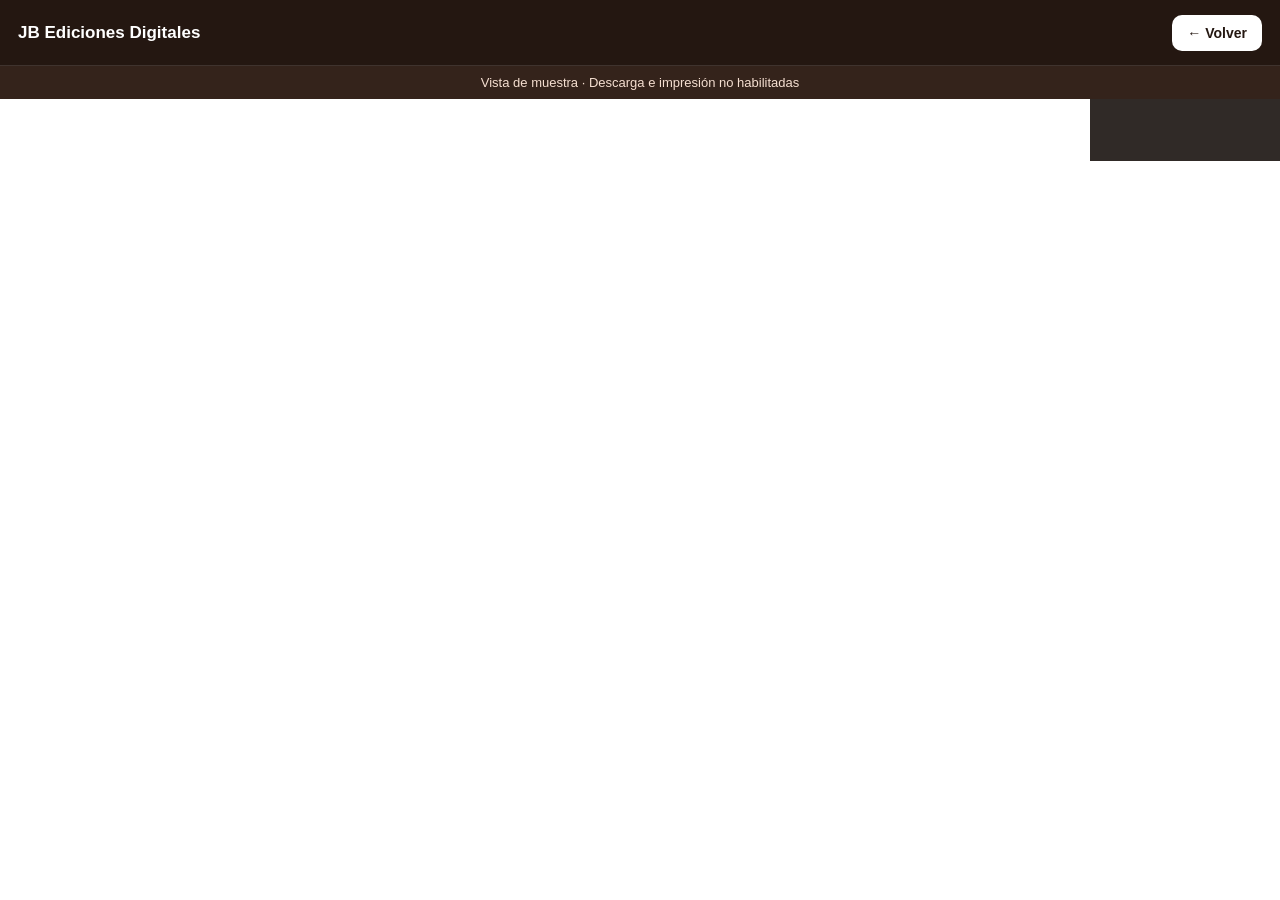
<file: visor.html>
<!DOCTYPE html>
<html lang="es">
<head>
  <meta charset="UTF-8">

  <meta
    name="viewport"
    content="width=device-width, initial-scale=1.0"
  >

  <title>Vista protegida | JB Ediciones Digitales</title>

  <style>
    * {
      box-sizing: border-box;
    }

    html,
    body {
      width: 100%;
      height: 100%;
      margin: 0;
    }

    body {
      display: flex;
      flex-direction: column;
      overflow: hidden;
      font-family: Arial, Helvetica, sans-serif;
      background: #17110d;
      color: #ffffff;

      user-select: none;
      -webkit-user-select: none;
    }

    .topbar {
      flex-shrink: 0;
      display: flex;
      align-items: center;
      justify-content: space-between;
      gap: 15px;

      min-height: 66px;
      padding: 11px 18px;

      background: #241711;
      border-bottom: 1px solid rgba(255, 255, 255, 0.12);
      box-shadow: 0 3px 14px rgba(0, 0, 0, 0.35);
    }

    .brand {
      font-size: 17px;
      font-weight: 700;
    }

    .back-button {
      display: inline-flex;
      align-items: center;
      justify-content: center;

      padding: 10px 15px;
      border-radius: 10px;

      background: #ffffff;
      color: #241711;

      font-size: 14px;
      font-weight: 700;
      text-decoration: none;
    }

    .notice {
      flex-shrink: 0;
      padding: 9px 15px;

      background: #34231b;
      color: #f5dfd1;

      font-size: 13px;
      text-align: center;
    }

    .viewer-container {
      position: relative;
      flex: 1;
      width: 100%;
      min-height: 0;
      overflow: hidden;
      background: #302a27;
    }

    #loading {
      position: absolute;
      inset: 0;
      z-index: 1;

      display: flex;
      align-items: center;
      justify-content: center;

      padding: 25px;
      background: #302a27;

      font-size: 16px;
      text-align: center;
    }

    #error {
      position: absolute;
      inset: 0;
      z-index: 3;

      display: none;
      align-items: center;
      justify-content: center;

      padding: 25px;
      background: #302a27;
      color: #ffd8d8;

      font-size: 16px;
      text-align: center;
    }

    #pdfFrame {
      position: relative;
      z-index: 2;

      display: block;
      width: 100%;
      height: 100%;

      border: 0;
      background: #ffffff;
    }

    .protection-layer {
      position: absolute;
      top: 0;
      right: 0;
      z-index: 4;

      width: 190px;
      height: 62px;

      background: #302a27;
      pointer-events: auto;
    }

    @media print {
      html,
      body,
      .viewer-container,
      #pdfFrame {
        display: none !important;
      }
    }

    @media (max-width: 600px) {
      .topbar {
        min-height: 60px;
        padding: 9px 12px;
      }

      .brand {
        font-size: 15px;
      }

      .back-button {
        padding: 9px 12px;
        font-size: 13px;
      }

      .notice {
        padding: 8px 10px;
        font-size: 12px;
      }

      .protection-layer {
        width: 145px;
        height: 58px;
      }
    }
  </style>
</head>

<body>

  <header class="topbar">
    <div class="brand">
      JB Ediciones Digitales
    </div>

    <a class="back-button" href="index.html">
      ← Volver
    </a>
  </header>

  <div class="notice">
    Vista de muestra · Descarga e impresión no habilitadas
  </div>

  <main class="viewer-container">

    <div id="loading">
      Cargando muestra...
    </div>

    <div id="error">
      No se pudo abrir la muestra.
    </div>

    <iframe
      id="pdfFrame"
      title="Muestra protegida"
      loading="eager"
      referrerpolicy="same-origin"
    ></iframe>

    <div
      class="protection-layer"
      aria-hidden="true"
    ></div>

  </main>

  <script>
    const params = new URLSearchParams(window.location.search);
    const pdfParam = params.get("pdf");

    const frame = document.getElementById("pdfFrame");
    const loading = document.getElementById("loading");
    const errorBox = document.getElementById("error");

    function mostrarError() {
      loading.styl
</file>
<file: styles.css>
*{box-sizing:border-box}:root{--text:#23170f;--muted:#75614d;--orange:#c86b2d;--dark:#21150d;--shadow:0 16px 38px rgba(68,38,18,.16);--r:24px}
body{margin:0;font-family:Arial,Helvetica,sans-serif;background:linear-gradient(145deg,#fff8ef,#ffe0b5);color:var(--text)}
a{text-decoration:none}header{position:sticky;top:0;z-index:5;background:rgba(255,248,239,.94);backdrop-filter:blur(10px);box-shadow:0 6px 18px rgba(68,38,18,.08);padding:16px}
.nav{max-width:1180px;margin:auto;display:flex;align-items:center;justify-content:space-between;gap:14px}.brand{display:flex;align-items:center;gap:12px}.brand span{display:block;color:var(--muted);font-size:13px}
.logo{width:56px;height:56px;border-radius:50%;background:var(--dark);color:#fff;display:grid;place-items:center;font-size:24px;font-weight:900;border:3px solid #fff;box-shadow:var(--shadow)}
nav{display:flex;gap:8px;flex-wrap:wrap}nav a{padding:9px 12px;border-radius:999px;background:#fff;color:#8d441f;font-weight:800;font-size:13px;border:1px solid #efd1a8}
main{width:min(1180px,calc(100% - 28px));margin:24px auto 70px}.hero{min-height:520px;border-radius:34px;background:linear-gradient(115deg,rgba(33,21,13,.9),rgba(200,107,45,.55)),url('imagenes/foto-principal.jpg');background-size:cover;background-position:center;display:flex;align-items:flex-end;padding:34px;box-shadow:var(--shadow);color:#fff}
.heroText{max-width:800px}.pill,.tag{display:inline-block;border-radius:999px;font-weight:900}.pill{padding:9px 13px;background:rgba(255,255,255,.18);border:1px solid rgba(255,255,255,.35)}
h1{font-size:clamp(36px,8vw,74px);line-height:.95;margin:14px 0}.hero p{font-size:20px;color:#ffead2;line-height:1.5}.actions{display:flex;gap:12px;flex-wrap:wrap}
.btn,button{border:0;border-radius:999px;padding:14px 18px;font-weight:900;font-size:15px;cursor:pointer;display:inline-block}.primary,button{background:var(--orange);color:#fff}.white{background:#fff;color:#8d441f}
.stats{display:grid;grid-template-columns:repeat(4,1fr);gap:14px;margin:18px 0}.stats div,.card{background:rgba(255,255,255,.94);border-radius:var(--r);box-shadow:var(--shadow);padding:20px;border:1px solid rgba(255,255,255,.7)}
.stats b{display:block;font-size:34px;color:#8d441f}.stats span,p,li{color:var(--muted);line-height:1.55}h2{font-size:31px;margin:34px 0 15px}.grid{display:grid;grid-template-columns:repeat(4,1fr);gap:16px}
.ebook img{width:100%;height:230px;object-fit:cover;border-radius:18px;background:#f4c36b}.tag{background:#fff0cf;color:#8d441f;padding:7px 11px;font-size:12px;margin-top:12px}.price{font-size:34px;font-weight:900;color:#8d441f}
.featured{background:linear-gradient(145deg,#2a1b10,#b85e2a);color:#fff}.featured p,.featured .price{color:#fff0cf}.ai{background:#21150d;color:#fff;border-radius:var(--r);padding:24px;box-shadow:var(--shadow)}.ai p{color:#f2d5b7}
.chat{height:300px;overflow:auto;background:rgba(255,255,255,.08);border-radius:18px;padding:12px;margin:12px 0}.msg{max-width:88%;padding:11px 13px;border-radius:16px;margin:8px 0;line-height:1.45}.bot{background:#fff0cf;color:#23170f}.user{background:var(--orange);color:#fff;margin-left:auto}
.chatrow{display:flex;gap:8px}.chatrow input{flex:1;border:0;border-radius:16px;padding:14px 16px;font-size:15px}
.admin{display:grid;grid-template-columns:1fr 1fr;gap:16px}.wide{grid-column:1/-1}label{display:block;font-weight:900;margin:12px 0 6px;color:#8d441f}input,textarea{width:100%;border:1px solid #ebcca2;border-radius:14px;padding:13px;font-size:15px}textarea{min-height:90px}.note{font-size:13px}.editorRow{display:grid;grid-template-columns:repeat(2,1fr);gap:10px;background:#fff8ed;border-radius:18px;padding:14px;margin:12px 0}#exportBox{min-height:220px;font-family:monospace}
footer{text-align:center;color:var(--muted);padding:35px 16px}@media(max-width:850px){.nav{align-items:flex-start;flex-direction:column}.grid,.stats,.admin{grid-template-columns:1fr}.hero{min-height:560px;padding:24px}.chatrow{flex-direction:column}.editorRow{grid-template-columns:1fr}}
.card {
  transition: transform .25s ease, box-shadow .25s ease;
}

.card:hover {
  transform: translateY(-6px);
  box-shadow: 0 18px 40px rgba(68, 38, 18, .22);
}

.plan {
  border: 1px solid rgba(140, 82, 45, .18);
}

.plan .price {
  font-size: 34px;
  font-weight: 900;
  color: #7a2f1d;
}

.plan.featured {
  background: linear-gradient(145deg, #2a120b, #b85e2a);
  color: #fff;
  transform: scale(1.03);
}

.plan.featured .price,
.plan.featured h3,
.plan.featured p {
  color: #fff;
}

.plan.featured .tag {
  background: #fff3df;
  color: #7a2f1d;
}

@media (max-width: 800px) {
  .grid {
    grid-template-columns: 1fr;
  }

  .plan.featured {
    transform: none;
  }
}
.login-card{
  max-width:520px;
}

.login-card label{
  display:block;
  margin-top:14px;
  font-weight:700;
}

.login-card input{
  width:100%;
  margin-top:6px;
  padding:14px;
  border-radius:14px;
  border:1px solid #ddd;
  font-size:15px;
}

.login-card .btn{
  margin-top:18px;
}
.library-preview{
  margin-top:20px;
  padding:18px;
  border-radius:18px;
  background:linear-gradient(145deg,#fff8ef,#ffffff);
  border:1px solid rgba(140,82,45,.18);
}

.library-preview h4{
  margin:0 0 10px;
  color:#7a2f1d;
}

.library-preview ul{
  margin:0;
  padding-left:20px;
}

.library-preview li{
  margin:8px 0;
  font-weight:600;
}
.ai{
  background:linear-gradient(145deg,#140907,#2a120b);
  color:#fff;
  border-radius:28px;
  padding:28px;
  box-shadow:0 18px 45px rgba(0,0,0,.18);
}

.ai h3,
.ai p{
  color:#fff;
}

.chat{
  margin-top:20px;
}

.chatrow{
  display:flex;
  gap:10px;
  margin-top:16px;
}

.chatrow input{
  flex:1;
  padding:15px;
  border-radius:16px;
  border:0;
}

.chatrow button{
  border:0;
}
#iaChef,
.ia-chef,
.ai-chef,
.chef-ai {
  display: none !important;
}
</file>
